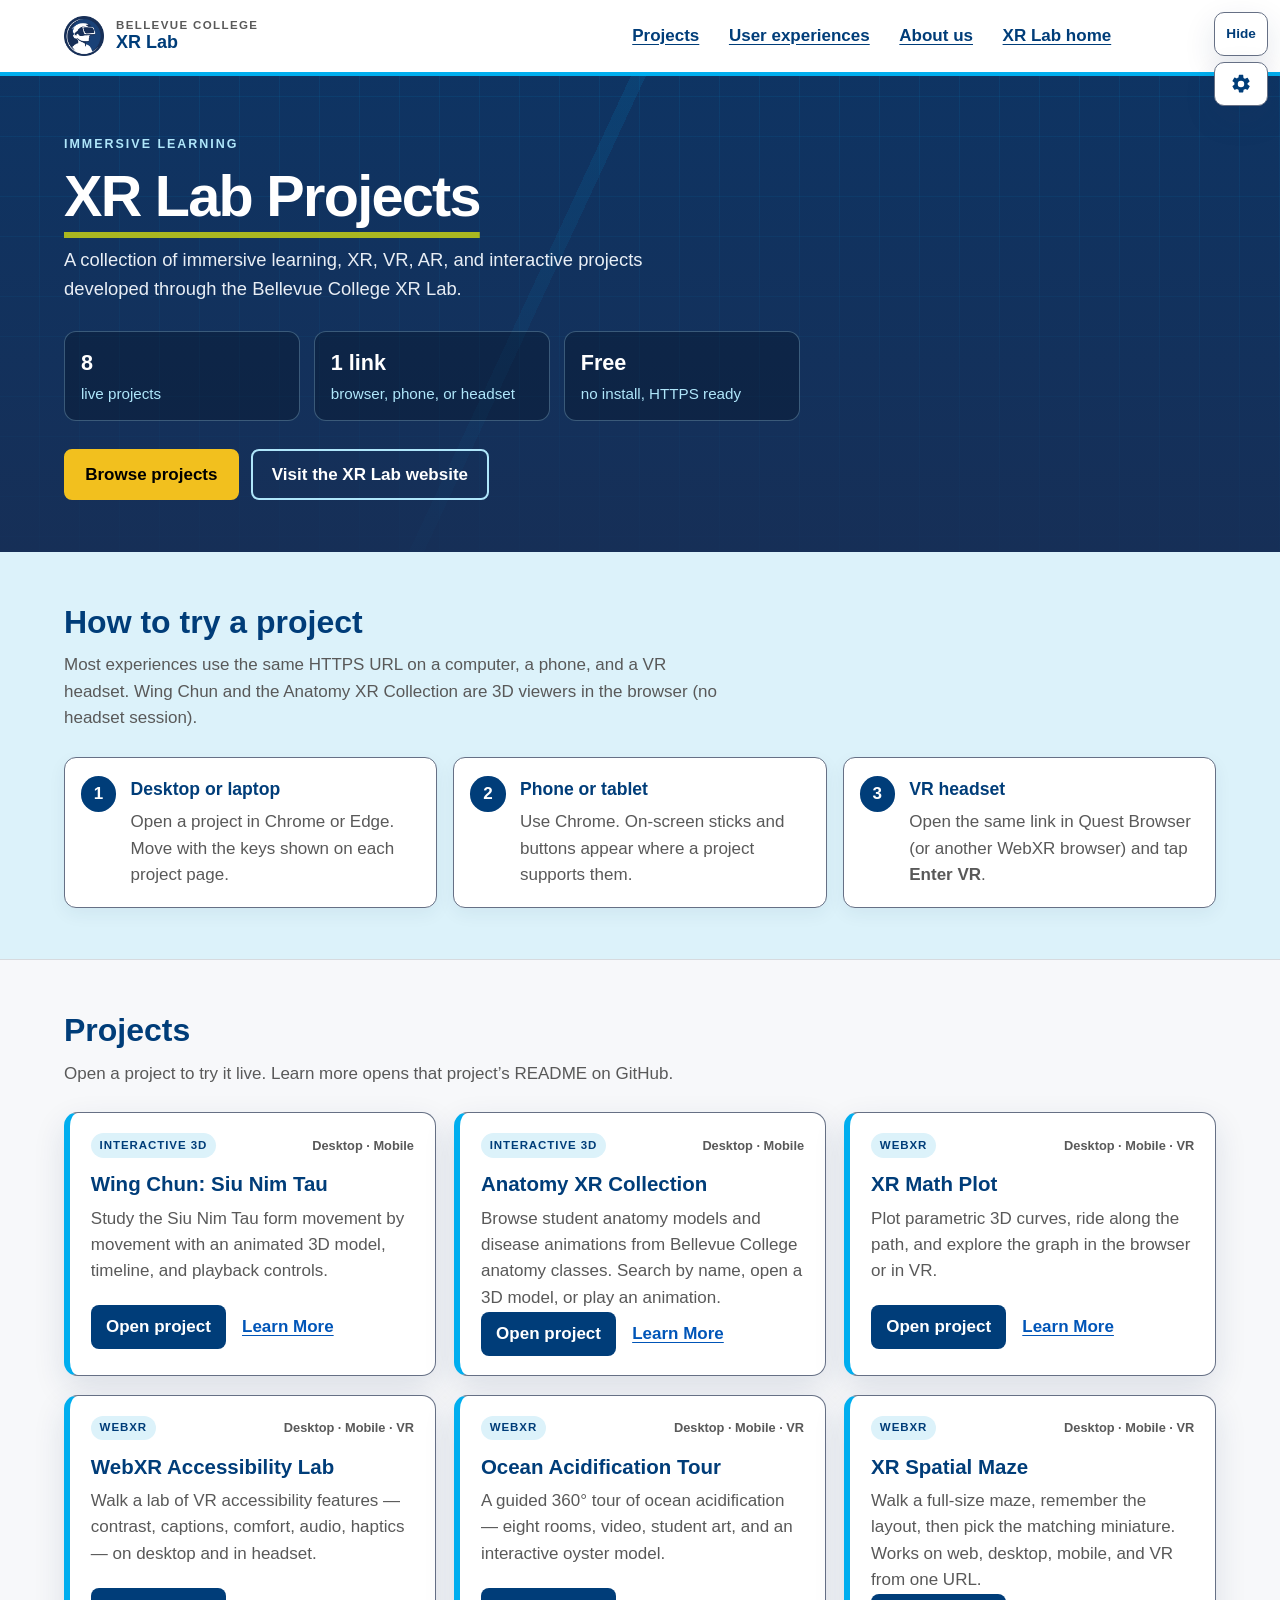
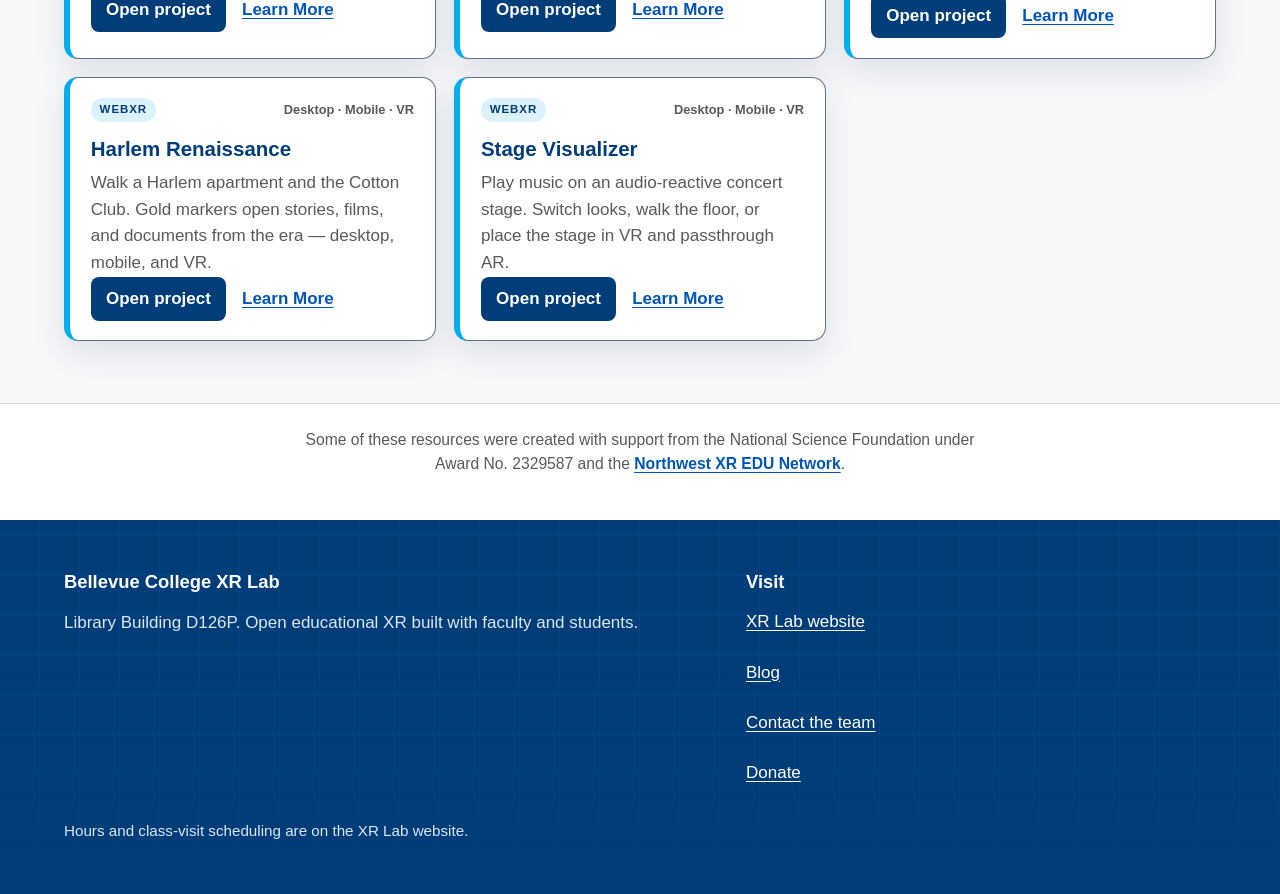
<file: index.html>
<!DOCTYPE html>
<html lang="en">
<head>
  <meta charset="UTF-8">
  <meta name="viewport" content="width=device-width, initial-scale=1.0, viewport-fit=cover">
  <meta name="description" content="Immersive learning, XR, VR, and interactive projects from the Bellevue College XR Lab. Open in a browser, on a phone, or in a headset.">
  <meta name="theme-color" content="#003d79">
  <meta name="color-scheme" content="light">
  <title>XR Lab Projects — Bellevue College</title>
  <link rel="stylesheet" href="style.css">
  <script>
    (function () {
      try {
        var s = JSON.parse(localStorage.getItem('xr-lab-hub-a11y') || '{}');
        var h = document.documentElement;
        if (s.highContrast) h.classList.add('a11y-high-contrast');
        if (s.largeText) h.classList.add('a11y-large-text');
        if (s.readableFont) h.classList.add('a11y-readable');
        if (s.v >= 2 ? s.underlineLinks !== false : true) h.classList.add('a11y-underline');
        if (s.extraSpacing) h.classList.add('a11y-spacing');
        if (s.chromeHidden) h.classList.add('a11y-chrome-hidden');
        if (s.reducedFollowOs === false ? s.reducedMotion : window.matchMedia('(prefers-reduced-motion: reduce)').matches) {
          h.classList.add('a11y-reduced');
        }
      } catch (e) {}
    })();
  </script>
</head>
<body>
  <a class="skip-link" href="#main">Skip to main content</a>
  <a class="skip-link skip-link--second" href="#a11y-settings-btn">Skip to accessibility settings</a>
  <div id="a11y-live" class="visually-hidden" role="status" aria-live="polite" aria-atomic="true"></div>

  <button type="button" id="a11y-tab" class="a11y-tab" aria-keyshortcuts="h">Show accessibility</button>
  <div id="a11y-chrome" class="a11y-chrome">
    <button type="button" id="a11y-hide" class="a11y-fab" aria-pressed="false" aria-keyshortcuts="h" aria-label="Hide accessibility controls">Hide</button>
    <button type="button" id="a11y-settings-btn" class="a11y-fab a11y-fab--cog" aria-haspopup="dialog" aria-controls="a11y-settings" aria-expanded="false" aria-label="Open accessibility settings">
      <svg viewBox="0 0 24 24" width="22" height="22" aria-hidden="true">
        <path fill="currentColor" d="M19.14 12.94c.04-.31.06-.63.06-.94s-.02-.63-.06-.94l2.03-1.58a.5.5 0 0 0 .12-.64l-1.92-3.32a.5.5 0 0 0-.6-.22l-2.39.96a7.03 7.03 0 0 0-1.63-.94l-.36-2.54A.5.5 0 0 0 13.9 2h-3.8a.5.5 0 0 0-.49.42l-.36 2.54c-.59.22-1.14.53-1.63.94l-2.39-.96a.5.5 0 0 0-.6.22L2.71 8.48a.5.5 0 0 0 .12.64l2.03 1.58c-.04.31-.06.63-.06.94s.02.63.06.94L2.83 14.16a.5.5 0 0 0-.12.64l1.92 3.32c.14.24.43.34.69.22l2.39-.96c.49.4 1.04.72 1.63.94l.36 2.54c.05.24.25.42.49.42h3.8c.24 0 .44-.18.49-.42l.36-2.54c.59-.22 1.14-.53 1.63-.94l2.39.96c.26.12.55.02.69-.22l1.92-3.32a.5.5 0 0 0-.12-.64l-2.03-1.58zM12 15.5A3.5 3.5 0 1 1 12 8.5a3.5 3.5 0 0 1 0 7z"/>
      </svg>
    </button>
  </div>

  <dialog id="a11y-settings" aria-labelledby="a11y-settings-title" aria-describedby="a11y-lead" aria-modal="true">
    <h2 id="a11y-settings-title" tabindex="-1">Accessibility settings</h2>
    <p id="a11y-lead" class="a11y-lead">These options change this projects page only. Each project has its own controls once you open it.</p>
    <fieldset>
      <legend>Comfort</legend>
      <label class="a11y-check"><input type="checkbox" id="a11y-reduced"> Reduced motion</label>
      <label class="a11y-check"><input type="checkbox" id="a11y-space"> Extra spacing</label>
    </fieldset>
    <fieldset>
      <legend>Display</legend>
      <label class="a11y-check"><input type="checkbox" id="a11y-contrast"> High contrast</label>
      <label class="a11y-check"><input type="checkbox" id="a11y-large"> Larger text</label>
      <label class="a11y-check"><input type="checkbox" id="a11y-font"> Readable font</label>
      <label class="a11y-check"><input type="checkbox" id="a11y-links"> Underline all links</label>
    </fieldset>
    <fieldset>
      <legend>Keyboard</legend>
      <label class="a11y-check"><input type="checkbox" id="a11y-hide-key"> H hides accessibility controls</label>
    </fieldset>
    <div class="a11y-actions">
      <button type="button" id="a11y-reset">Reset defaults</button>
      <button type="button" id="a11y-close">Close</button>
    </div>
  </dialog>

  <header class="site-header">
    <div class="site-header__inner">
      <a class="brand" href="./">
        <img class="brand__mark" src="assets/xr-lab-logo.png" width="40" height="40" alt="">
        <span class="brand__text">
          <span class="brand__college">Bellevue College</span>
          <span class="brand__lab">XR Lab</span>
        </span>
      </a>
      <nav class="site-nav" aria-label="Site">
        <a href="#projects">Projects</a>
        <a href="https://www.bellevuecollege.edu/xrlab/user-experiences/">User experiences</a>
        <a href="https://www.bellevuecollege.edu/xrlab/about-us/">About us</a>
        <a href="https://www.bellevuecollege.edu/xrlab/">XR Lab home</a>
      </nav>
    </div>
  </header>

  <main id="main">
    <section class="hero" aria-labelledby="page-title">
      <div class="hero__inner">
        <p class="eyebrow">Immersive learning</p>
        <h1 id="page-title">XR Lab Projects</h1>
        <p class="lede">
          A collection of immersive learning, XR, VR, AR, and interactive projects
          developed through the Bellevue College XR Lab.
        </p>
        <ul class="hero-facts">
          <li>
            <span class="hero-facts__value">8</span>
            <span class="hero-facts__label">live projects</span>
          </li>
          <li>
            <span class="hero-facts__value">1 link</span>
            <span class="hero-facts__label">browser, phone, or headset</span>
          </li>
          <li>
            <span class="hero-facts__value">Free</span>
            <span class="hero-facts__label">no install, HTTPS ready</span>
          </li>
        </ul>
        <p class="hero-actions">
          <a class="btn btn--primary" href="#projects">Browse projects</a>
          <a class="btn btn--ghost" href="https://www.bellevuecollege.edu/xrlab/">Visit the XR Lab website</a>
        </p>
      </div>
    </section>

    <section class="how" aria-labelledby="how-heading">
      <div class="how__inner">
        <h2 id="how-heading">How to try a project</h2>
        <p class="how__intro">
          Most experiences use the same HTTPS URL on a computer, a phone, and a VR headset.
          Wing Chun and the Anatomy XR Collection are 3D viewers in the browser (no headset session).
        </p>
        <ol class="how-steps">
          <li>
            <h3>Desktop or laptop</h3>
            <p>Open a project in Chrome or Edge. Move with the keys shown on each project page.</p>
          </li>
          <li>
            <h3>Phone or tablet</h3>
            <p>Use Chrome. On-screen sticks and buttons appear where a project supports them.</p>
          </li>
          <li>
            <h3>VR headset</h3>
            <p>Open the same link in Quest Browser (or another WebXR browser) and tap <strong>Enter VR</strong>.</p>
          </li>
        </ol>
      </div>
    </section>

    <section id="projects" class="projects" aria-labelledby="projects-heading">
      <div class="projects__inner">
        <h2 id="projects-heading">Projects</h2>
        <p class="projects__intro">Open a project to try it live. Learn more opens that project’s README on GitHub.</p>

        <ul class="project-list">
          <li>
            <article class="project-card">
              <div class="project-card__top">
                <span class="badge">Interactive 3D</span>
                <span class="platforms">Desktop · Mobile</span>
              </div>
              <h3>Wing Chun: Siu Nim Tau</h3>
              <p>Study the Siu Nim Tau form movement by movement with an animated 3D model, timeline, and playback controls.</p>
              <p class="card-actions">
                <a class="card-cta" href="./wing-chun/">Open project <span class="visually-hidden">Wing Chun: Siu Nim Tau</span></a>
                <a class="card-more" href="https://github.com/BCXRLab/xr-lab-projects/blob/main/wing-chun/README.md">Learn More <span class="visually-hidden">about Wing Chun: Siu Nim Tau</span></a>
              </p>
            </article>
          </li>
          <li>
            <article class="project-card">
              <div class="project-card__top">
                <span class="badge">Interactive 3D</span>
                <span class="platforms">Desktop · Mobile</span>
              </div>
              <h3>Anatomy XR Collection</h3>
              <p>Browse student anatomy models and disease animations from Bellevue College anatomy classes. Search by name, open a 3D model, or play an animation.</p>
              <p class="card-actions">
                <a class="card-cta" href="./anatomy/">Open project <span class="visually-hidden">Anatomy XR Collection</span></a>
                <a class="card-more" href="https://github.com/BCXRLab/xr-lab-projects/blob/main/anatomy/README.md">Learn More <span class="visually-hidden">about Anatomy XR Collection</span></a>
              </p>
            </article>
          </li>
          <li>
            <article class="project-card">
              <div class="project-card__top">
                <span class="badge">WebXR</span>
                <span class="platforms">Desktop · Mobile · VR</span>
              </div>
              <h3>XR Math Plot</h3>
              <p>Plot parametric 3D curves, ride along the path, and explore the graph in the browser or in VR.</p>
              <p class="card-actions">
                <a class="card-cta" href="./xr-math-plot/">Open project <span class="visually-hidden">XR Math Plot</span></a>
                <a class="card-more" href="https://github.com/BCXRLab/xr-lab-projects/blob/main/xr-math-plot/README.md">Learn More <span class="visually-hidden">about XR Math Plot</span></a>
              </p>
            </article>
          </li>
          <li>
            <article class="project-card">
              <div class="project-card__top">
                <span class="badge">WebXR</span>
                <span class="platforms">Desktop · Mobile · VR</span>
              </div>
              <h3>WebXR Accessibility Lab</h3>
              <p>Walk a lab of VR accessibility features — contrast, captions, comfort, audio, haptics — on desktop and in headset.</p>
              <p class="card-actions">
                <a class="card-cta" href="./webxr-accessibility-design/">Open project <span class="visually-hidden">WebXR Accessibility Lab</span></a>
                <a class="card-more" href="https://github.com/BCXRLab/xr-lab-projects/blob/main/webxr-accessibility-design/README.md">Learn More <span class="visually-hidden">about WebXR Accessibility Lab</span></a>
              </p>
            </article>
          </li>
          <li>
            <article class="project-card">
              <div class="project-card__top">
                <span class="badge">WebXR</span>
                <span class="platforms">Desktop · Mobile · VR</span>
              </div>
              <h3>Ocean Acidification Tour</h3>
              <p>A guided 360° tour of ocean acidification — eight rooms, video, student art, and an interactive oyster model.</p>
              <p class="card-actions">
                <a class="card-cta" href="./ocean-acidification-tour/">Open project <span class="visually-hidden">Ocean Acidification Tour</span></a>
                <a class="card-more" href="https://github.com/BCXRLab/xr-lab-projects/blob/main/ocean-acidification-tour/README.md">Learn More <span class="visually-hidden">about Ocean Acidification Tour</span></a>
              </p>
            </article>
          </li>
          <li>
            <article class="project-card">
              <div class="project-card__top">
                <span class="badge">WebXR</span>
                <span class="platforms">Desktop · Mobile · VR</span>
              </div>
              <h3>XR Spatial Maze</h3>
              <p>Walk a full-size maze, remember the layout, then pick the matching miniature. Works on web, desktop, mobile, and VR from one URL.</p>
              <p class="card-actions">
                <a class="card-cta" href="./xr-spatial-maze/">Open project <span class="visually-hidden">XR Spatial Maze</span></a>
                <a class="card-more" href="https://github.com/BCXRLab/xr-lab-projects/blob/main/xr-spatial-maze/README.md">Learn More <span class="visually-hidden">about XR Spatial Maze</span></a>
              </p>
            </article>
          </li>
          <li>
            <article class="project-card">
              <div class="project-card__top">
                <span class="badge">WebXR</span>
                <span class="platforms">Desktop · Mobile · VR</span>
              </div>
              <h3>Harlem Renaissance</h3>
              <p>Walk a Harlem apartment and the Cotton Club. Gold markers open stories, films, and documents from the era — desktop, mobile, and VR.</p>
              <p class="card-actions">
                <a class="card-cta" href="./harlem-renaissance/">Open project <span class="visually-hidden">Harlem Renaissance</span></a>
                <a class="card-more" href="https://github.com/BCXRLab/xr-lab-projects/blob/main/harlem-renaissance/README.md">Learn More <span class="visually-hidden">about Harlem Renaissance</span></a>
              </p>
            </article>
          </li>
          <li>
            <article class="project-card">
              <div class="project-card__top">
                <span class="badge">WebXR</span>
                <span class="platforms">Desktop · Mobile · VR</span>
              </div>
              <h3>Stage Visualizer</h3>
              <p>Play music on an audio-reactive concert stage. Switch looks, walk the floor, or place the stage in VR and passthrough AR.</p>
              <p class="card-actions">
                <a class="card-cta" href="./stage-visualizer/">Open project <span class="visually-hidden">Stage Visualizer</span></a>
                <a class="card-more" href="https://github.com/BCXRLab/xr-lab-projects/blob/main/stage-visualizer/README.md">Learn More <span class="visually-hidden">about Stage Visualizer</span></a>
              </p>
            </article>
          </li>
        </ul>
      </div>
    </section>

    <section class="support" aria-labelledby="support-heading">
      <div class="support__inner">
        <h2 id="support-heading" class="visually-hidden">Funding</h2>
        <p>
          Some of these resources were created with support from the National Science Foundation
          under Award No. 2329587 and the
          <a href="https://www.bellevuecollege.edu/nwxr/">Northwest XR EDU Network</a>.
        </p>
      </div>
    </section>
  </main>

  <footer class="site-footer">
    <div class="site-footer__inner">
      <div class="site-footer__block">
        <h2>Bellevue College XR Lab</h2>
        <p>Library Building D126P. Open educational XR built with faculty and students.</p>
      </div>
      <div class="site-footer__block">
        <h2>Visit</h2>
        <ul>
          <li><a href="https://www.bellevuecollege.edu/xrlab/">XR Lab website</a></li>
          <li><a href="https://www.bellevuecollege.edu/xrlab/blog/">Blog</a></li>
          <li><a href="https://www.bellevuecollege.edu/xrlab/about-the-team/">Contact the team</a></li>
          <li><a href="https://www.bellevuecollege.edu/xrlab/about-us/donate-to-the-xr-lab/">Donate</a></li>
        </ul>
      </div>
      <p class="site-footer__note">Hours and class-visit scheduling are on the XR Lab website.</p>
    </div>
  </footer>
  <script src="./a11y.js"></script>
</body>
</html>
</file>
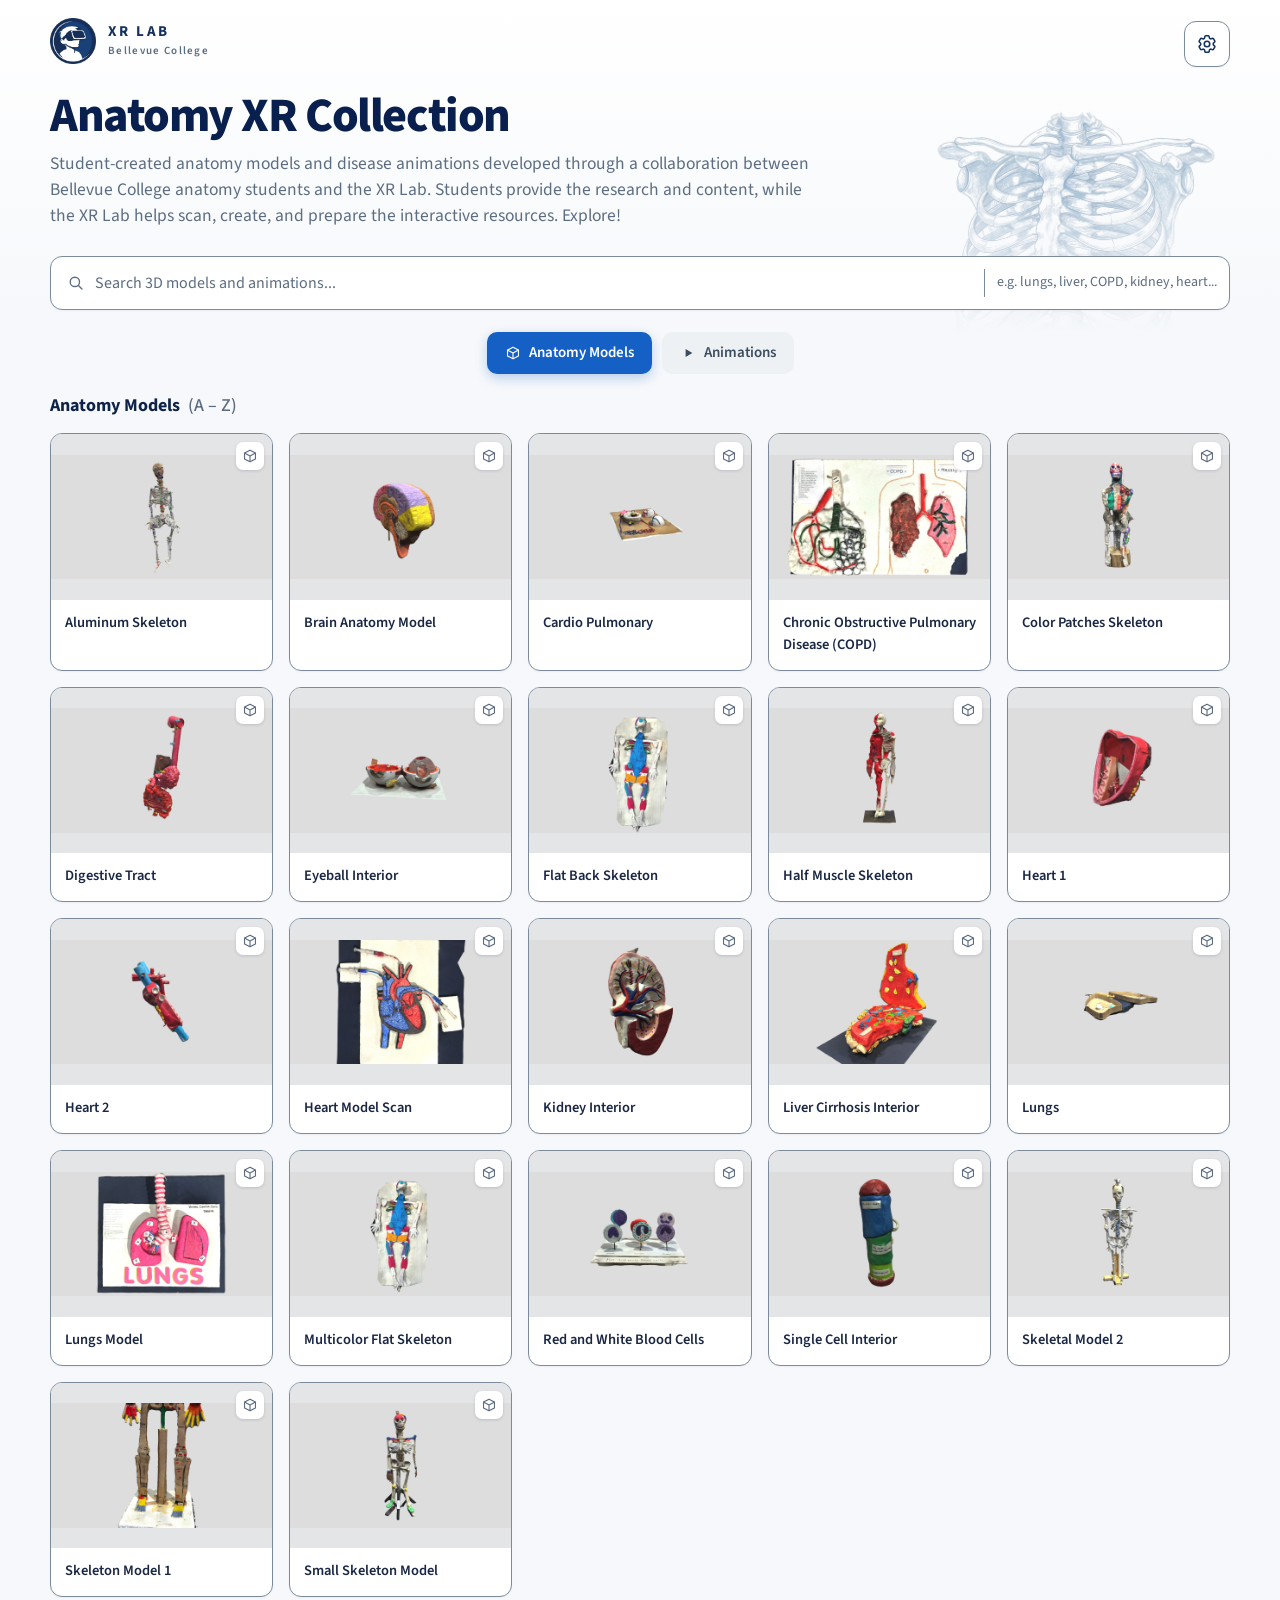
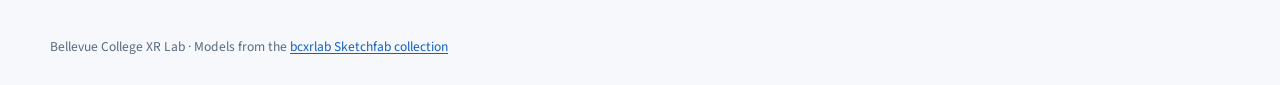
<file: anatomy/index.html>
<!DOCTYPE html>
<html lang="en">
<head>
  <meta charset="utf-8">
  <meta name="viewport" content="width=device-width, initial-scale=1">
  <meta name="referrer" content="strict-origin-when-cross-origin">
  <meta http-equiv="Cache-Control" content="no-cache, no-store, must-revalidate">
  <title>Anatomy XR Collection · Bellevue College XR Lab</title>
  <meta name="description" content="Student-created anatomy models and disease animations from Bellevue College anatomy classes, prepared with the XR Lab.">
  <link rel="preconnect" href="https://fonts.googleapis.com">
  <link rel="preconnect" href="https://fonts.gstatic.com" crossorigin>
  <link href="https://fonts.googleapis.com/css2?family=Atkinson+Hyperlegible:wght@400;700&family=Source+Sans+3:wght@400;500;600;700;800&display=swap" rel="stylesheet">
  <link rel="stylesheet" href="styles.css?v=17">
  <script>
    (function () {
      try {
        var s = JSON.parse(localStorage.getItem("anatomy-a11y") || "null") || {};
        var h = document.documentElement;
        h.dataset.text = s.text === "lg" || s.text === "xl" ? s.text : "md";
        var contrast = typeof s.contrast === "boolean" ? s.contrast : window.matchMedia("(prefers-contrast: more)").matches;
        var motion = typeof s.motion === "boolean" ? s.motion : window.matchMedia("(prefers-reduced-motion: reduce)").matches;
        h.dataset.contrast = contrast ? "high" : "default";
        h.dataset.motion = motion ? "reduce" : "allow";
        h.dataset.focus = s.focus ? "strong" : "default";
        h.dataset.spacing = s.spacing ? "extra" : "normal";
        h.dataset.font = s.font ? "readable" : "default";
      } catch (e) {}
    })();
  </script>
</head>
<body>
  <a class="skip" href="#catalog">Skip to collection</a>
  <a class="skip skip--a11y" href="#a11y-toggle">Skip to accessibility settings</a>
  <div id="a11y-live" class="sr-only" role="status" aria-live="polite" aria-atomic="true"></div>
  <div class="wrap">
    <header class="top">
      <a class="brand" href="#models">
        <img class="brand-mark" src="assets/xr-lab-logo.png" width="46" height="46" alt="">
        <span>
          <span class="brand-name">XR LAB</span>
          <span class="brand-sub">Bellevue College</span>
        </span>
      </a>
      <div class="a11y">
        <button type="button" class="cog" id="a11y-toggle" aria-expanded="false" aria-controls="a11y-panel">
          <svg width="22" height="22" viewBox="0 0 24 24" aria-hidden="true">
            <path fill="none" stroke="currentColor" stroke-width="1.7" stroke-linecap="round" stroke-linejoin="round" d="M9.59 3.94c.09-.54.56-.94 1.11-.94h2.6c.55 0 1.02.4 1.11.94l.21 1.28c.07.38.31.69.65.87.07.04.14.08.22.13.32.19.72.25 1.07.12l1.22-.45a1.13 1.13 0 0 1 1.37.49l1.3 2.25a1.13 1.13 0 0 1-.26 1.43l-1 .83a1.13 1.13 0 0 0-.43.99c0 .09 0 .17 0 .26.01.37.14.75.43.99l1 .83c.42.35.53.95.26 1.43l-1.3 2.25a1.13 1.13 0 0 1-1.37.49l-1.22-.46c-.35-.13-.75-.07-1.07.13-.08.04-.15.08-.22.12-.34.19-.58.5-.65.87l-.21 1.28c-.09.54-.56.94-1.11.94h-2.6c-.55 0-1.02-.4-1.11-.94l-.21-1.28c-.07-.37-.31-.68-.64-.87a6 6 0 0 1-.22-.12c-.33-.2-.72-.26-1.08-.13l-1.21.46a1.13 1.13 0 0 1-1.37-.49l-1.3-2.25a1.13 1.13 0 0 1 .26-1.43l1-.83c.29-.24.44-.61.43-.99a7 7 0 0 1 0-.26c0-.38-.14-.75-.43-.99l-1-.83a1.13 1.13 0 0 1-.26-1.43l1.3-2.25a1.13 1.13 0 0 1 1.37-.49l1.21.46c.36.13.75.07 1.08-.12.07-.05.14-.09.22-.13.33-.18.57-.5.64-.87l.21-1.28Z"/>
            <path fill="none" stroke="currentColor" stroke-width="1.7" stroke-linecap="round" stroke-linejoin="round" d="M15 12a3 3 0 1 1-6 0 3 3 0 0 1 6 0Z"/>
          </svg>
          <span class="sr-only">Accessibility settings</span>
        </button>
        <div id="a11y-panel" class="a11y-panel" role="region" aria-labelledby="a11y-label" aria-describedby="a11y-note" hidden>
          <p class="a11y-title" id="a11y-label">Accessibility</p>
          <p class="a11y-note" id="a11y-note">Links stay underlined so color is not the only cue. These options apply to this collection page only.</p>
          <div class="a11y-row">
            <span class="a11y-name" id="text-size-label">Text size</span>
            <div class="a11y-choices" role="radiogroup" aria-labelledby="text-size-label">
              <button type="button" role="radio" data-a11y="text" data-value="md" aria-checked="true" tabindex="0">Default</button>
              <button type="button" role="radio" data-a11y="text" data-value="lg" aria-checked="false" tabindex="-1">Large</button>
              <button type="button" role="radio" data-a11y="text" data-value="xl" aria-checked="false" tabindex="-1">Larger</button>
            </div>
          </div>
          <div class="a11y-row a11y-line">
            <span class="a11y-name" id="spacing-label">Extra line spacing</span>
            <button type="button" class="switch" data-a11y="spacing" aria-pressed="false" aria-labelledby="spacing-label"></button>
          </div>
          <div class="a11y-row a11y-line">
            <span class="a11y-name" id="font-label">Readable font</span>
            <button type="button" class="switch" data-a11y="font" aria-pressed="false" aria-labelledby="font-label"></button>
          </div>
          <div class="a11y-row a11y-line">
            <span class="a11y-name" id="contrast-label">High contrast</span>
            <button type="button" class="switch" data-a11y="contrast" aria-pressed="false" aria-labelledby="contrast-label"></button>
          </div>
          <div class="a11y-row a11y-line">
            <span class="a11y-name" id="motion-label">Reduce motion</span>
            <button type="button" class="switch" data-a11y="motion" aria-pressed="false" aria-labelledby="motion-label"></button>
          </div>
          <div class="a11y-row a11y-line">
            <span class="a11y-name" id="focus-label">Stronger focus</span>
            <button type="button" class="switch" data-a11y="focus" aria-pressed="false" aria-labelledby="focus-label"></button>
          </div>
          <button type="button" class="a11y-reset" id="a11y-reset">Reset</button>
        </div>
      </div>
    </header>

    <section class="hero">
      <img class="ribcage" src="assets/hero-ribcage.png" alt="">

      <h1>Anatomy XR Collection</h1>
      <p class="lede">Student-created anatomy models and disease animations developed through a collaboration between Bellevue College anatomy students and the XR Lab. Students provide the research and content, while the XR Lab helps scan, create, and prepare the interactive resources. Explore!</p>

      <form class="search" role="search" id="search-form">
        <label class="sr-only" for="q">Search 3D models and animations</label>
        <svg class="search-icon" viewBox="0 0 24 24" aria-hidden="true">
          <circle cx="10.5" cy="10.5" r="6.2" fill="none" stroke="currentColor" stroke-width="1.8"/>
          <path d="M15.2 15.2 20 20" fill="none" stroke="currentColor" stroke-width="1.8" stroke-linecap="round"/>
        </svg>
        <input id="q" type="search" placeholder="Search 3D models and animations..." autocomplete="off" enterkeyhint="search">
        <span class="hint" aria-hidden="true">e.g. lungs, liver, COPD, kidney, heart...</span>
      </form>

      <div class="tabs" role="tablist" aria-label="Collection">
        <button type="button" class="tab" id="tab-models" role="tab" aria-selected="true" aria-controls="grid">
          <svg viewBox="0 0 24 24" aria-hidden="true"><path fill="none" stroke="currentColor" stroke-width="1.7" stroke-linejoin="round" d="M12 3.2 20.2 7.6v8.8L12 20.8 3.8 16.4V7.6L12 3.2z"/><path fill="none" stroke="currentColor" stroke-width="1.7" d="M12 12.1 20.2 7.6M12 12.1 3.8 7.6M12 12.1v8.7"/></svg>
          Anatomy Models
        </button>
        <button type="button" class="tab" id="tab-animations" role="tab" aria-selected="false" aria-controls="grid" tabindex="-1">
          <svg viewBox="0 0 24 24" aria-hidden="true"><path fill="currentColor" d="M8.4 6.1v11.8L18.6 12 8.4 6.1z"/></svg>
          Animations
        </button>
      </div>
    </section>

    <section class="catalog" id="catalog" aria-labelledby="heading">
      <h2 id="heading">Anatomy Models <span class="count">(A – Z)</span></h2>
      <p id="status" class="sr-only" role="status"></p>
      <p id="cross" class="cross" hidden></p>
      <p id="empty" class="empty" hidden></p>
      <div id="grid" class="grid" role="tabpanel" aria-labelledby="tab-models"></div>
    </section>

    <footer>
      <p>Bellevue College XR Lab · Models from the <a id="collection-link" href="https://sketchfab.com/bcxrlab/collections/anatomy-ae6b494a53204254928d190251ac8c43">bcxrlab Sketchfab collection</a></p>
    </footer>
  </div>

  <div id="modal" class="modal" hidden>
    <div class="backdrop" data-close></div>
    <div class="panel" role="dialog" aria-modal="true" aria-labelledby="modal-title">
      <button type="button" class="modal-close" id="modal-close" data-close aria-label="Close">×</button>
      <div id="modal-body"></div>
    </div>
  </div>

  <script src="data/collection.js?v=13"></script>
  <script src="app.js?v=17"></script>
</body>
</html>
</file>
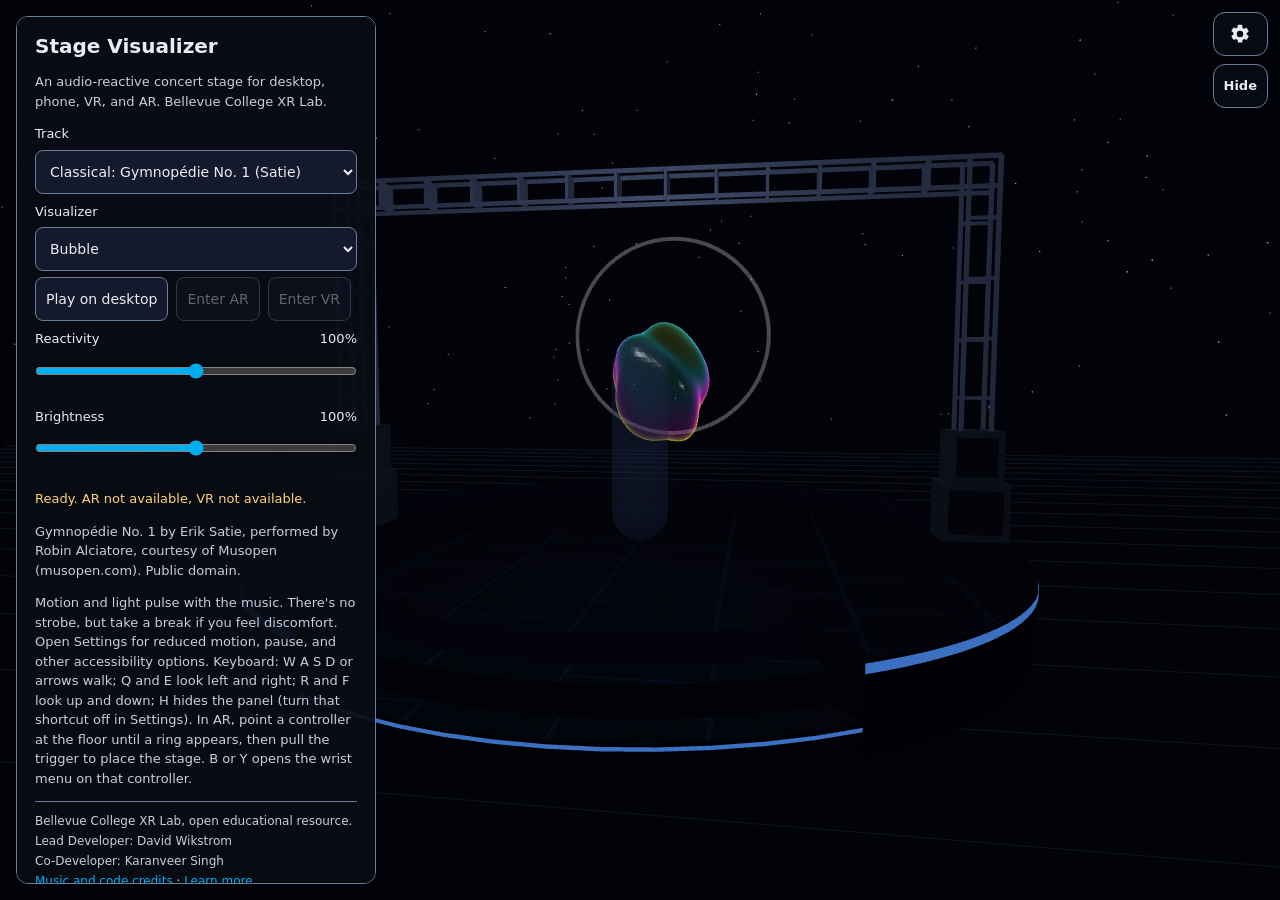
<file: stage-visualizer/index.html>
<!doctype html>
<html lang="en">
<head>
<meta charset="utf-8">
<meta name="viewport" content="width=device-width, initial-scale=1, viewport-fit=cover">
<meta name="description" content="Audio-reactive concert stage from the Bellevue College XR Lab. Desktop preview, Quest 3 AR passthrough, and VR.">
<meta name="theme-color" content="#003d79">
<meta name="color-scheme" content="dark">
<title>Stage Visualizer — Bellevue College XR Lab</title>
<link rel="icon" href="data:,">
<link rel="stylesheet" href="./style.css">
<script>
  (function () {
    try {
      var s = JSON.parse(localStorage.getItem('stage-visualizer-settings') || '{}');
      var h = document.documentElement;
      if (s.highContrast) h.classList.add('a11y-high-contrast');
      if (s.largeText) h.classList.add('a11y-large-text');
      if (s.readableFont) h.classList.add('a11y-readable');
      if (s.extraSpacing) h.classList.add('a11y-spacing');
    } catch (e) {}
  })();
</script>
<script type="importmap">{ "imports": { "three": "./vendor/three/three.module.js" } }</script>
</head>
<body>
<a class="skip" href="#ui">Skip to controls</a>
<a class="skip skip--second" href="#settings-btn">Skip to settings</a>
<div id="live" class="sr-only" role="status" aria-live="polite" aria-atomic="true"></div>
<p id="stage-desc" class="sr-only">A 3D concert stage that reacts to the selected music. Use the controls to play, change looks, and enter VR or AR.</p>
<div id="captions" class="captions" role="region" aria-label="Captions" hidden>
  <span id="caption-text"></span>
</div>

<div id="chrome" class="chrome" role="toolbar" aria-label="Page tools">
  <button type="button" id="settings-btn" class="fab" aria-haspopup="dialog" aria-controls="settings" aria-expanded="false" aria-label="Open settings">
    <svg viewBox="0 0 24 24" width="22" height="22" aria-hidden="true">
      <path fill="currentColor" d="M19.14 12.94c.04-.31.06-.63.06-.94s-.02-.63-.06-.94l2.03-1.58a.5.5 0 0 0 .12-.64l-1.92-3.32a.5.5 0 0 0-.6-.22l-2.39.96a7.03 7.03 0 0 0-1.63-.94l-.36-2.54A.5.5 0 0 0 13.9 2h-3.8a.5.5 0 0 0-.49.42l-.36 2.54c-.59.22-1.14.53-1.63.94l-2.39-.96a.5.5 0 0 0-.6.22L2.71 8.48a.5.5 0 0 0 .12.64l2.03 1.58c-.04.31-.06.63-.06.94s.02.63.06.94L2.83 14.16a.5.5 0 0 0-.12.64l1.92 3.32c.14.24.43.34.69.22l2.39-.96c.49.4 1.04.72 1.63.94l.36 2.54c.05.24.25.42.49.42h3.8c.24 0 .44-.18.49-.42l.36-2.54c.59-.22 1.14-.53 1.63-.94l2.39.96c.26.12.55.02.69-.22l1.92-3.32a.5.5 0 0 0-.12-.64l-2.03-1.58zM12 15.5A3.5 3.5 0 1 1 12 8.5a3.5 3.5 0 0 1 0 7z"/>
    </svg>
  </button>
  <button type="button" id="toggle-hud" class="fab" aria-pressed="false" aria-label="Hide controls" aria-keyshortcuts="h">Hide</button>
  <button type="button" id="play-fab" class="fab fab-play" hidden aria-label="Play">Play</button>
</div>

<main id="ui" aria-label="Stage Visualizer controls">
  <h1>Stage Visualizer</h1>
  <p class="sub">An audio-reactive concert stage for desktop, phone, VR, and AR. Bellevue College XR Lab.</p>
  <label for="track">Track</label>
  <select id="track">
    <option value="0">Classical: Gymnopédie No. 1 (Satie)</option>
    <option value="1">Synthwave: Eighties Action (Kevin MacLeod)</option>
    <option value="2">Electronic: EDM Detection Mode (Kevin MacLeod)</option>
    <option value="3">Built-in test signal (no audio file)</option>
    <option value="4">System audio (other apps)</option>
  </select>
  <label for="viz">Visualizer</label>
  <select id="viz"></select>
  <div class="row">
    <button type="button" id="play">Play on desktop</button>
    <button type="button" id="enter-ar" disabled aria-describedby="status">Enter AR</button>
    <button type="button" id="enter-vr" disabled aria-describedby="status">Enter VR</button>
  </div>
  <div class="slider">
    <label for="reactivity">Reactivity <span id="reactivity-val">100%</span></label>
    <input type="range" id="reactivity" min="0" max="200" value="100" step="5" aria-valuemin="0" aria-valuemax="200" aria-valuenow="100" aria-valuetext="100 percent">
  </div>
  <div class="slider">
    <label for="brightness">Brightness <span id="brightness-val">100%</span></label>
    <input type="range" id="brightness" min="0" max="200" value="100" step="5" aria-valuemin="0" aria-valuemax="200" aria-valuenow="100" aria-valuetext="100 percent">
  </div>
  <p id="status" role="status">Loading…</p>
  <p id="credit" class="credit"></p>
  <p class="hint-mobile" id="mobile-hints">Stick moves · swipe looks · Hide tucks the panel · Settings for accessibility.</p>
  <p class="note">Motion and light pulse with the music. There's no strobe, but take a break if you feel discomfort. Open Settings for reduced motion, pause, and other accessibility options. Keyboard: W A S D or arrows walk; Q and E look left and right; R and F look up and down; H hides the panel (turn that shortcut off in Settings). In AR, point a controller at the floor until a ring appears, then pull the trigger to place the stage. B or Y opens the wrist menu on that controller.</p>
  <footer class="credits">
    <p>Bellevue College XR Lab, open educational resource.</p>
    <p>Lead Developer: David Wikstrom</p>
    <p>Co-Developer: Karanveer Singh</p>
    <p><a href="./ATTRIBUTION.md">Music and code credits</a> · <a href="./README.md">Learn more</a></p>
  </footer>
</main>

<dialog id="settings" aria-labelledby="settings-title" aria-modal="true">
  <h2 id="settings-title" tabindex="-1">Settings</h2>
  <p class="settings-lead">Accessibility and comfort, aimed at WCAG 2.1 Level AA for the 2D interface. Defaults match the seated stage show. Reduced motion, contrast, captions, soft visuals, and pause also apply in VR and AR from the wrist panel.</p>
  <fieldset>
    <legend>Comfort</legend>
    <label class="check"><input type="checkbox" id="opt-reduced"> Reduced motion</label>
    <label class="check"><input type="checkbox" id="opt-sway" checked> Camera sway</label>
    <label class="check"><input type="checkbox" id="opt-soft"> Soft visuals (gentler light)</label>
    <label class="check"><input type="checkbox" id="opt-pause"> Pause visualizer motion</label>
  </fieldset>
  <fieldset>
    <legend>Display</legend>
    <label class="check"><input type="checkbox" id="opt-contrast"> High contrast</label>
    <label class="check"><input type="checkbox" id="opt-large"> Larger text</label>
    <label class="check"><input type="checkbox" id="opt-readable"> Readable font</label>
    <label class="check"><input type="checkbox" id="opt-spacing"> Extra text spacing</label>
    <label class="check"><input type="checkbox" id="opt-captions"> Captions (now playing)</label>
  </fieldset>
  <fieldset>
    <legend>Keyboard</legend>
    <label class="check"><input type="checkbox" id="opt-hide-key" checked> H hides the control panel</label>
    <p class="settings-help">W A S D or arrows walk. Q and E look left and right. R and F look up and down. Turn the H shortcut off if it conflicts with an assistive keyboard.</p>
  </fieldset>
  <fieldset>
    <legend>Audio</legend>
    <div class="slider">
      <label for="opt-volume">Volume <span id="opt-volume-val">100%</span></label>
      <input type="range" id="opt-volume" min="0" max="100" value="100" step="5" aria-valuemin="0" aria-valuemax="100" aria-valuenow="100" aria-valuetext="100 percent">
    </div>
  </fieldset>
  <div class="row settings-actions">
    <button type="button" id="reset-view">Reset view</button>
    <button type="button" id="settings-reset">Reset defaults</button>
    <button type="button" id="settings-close">Close</button>
  </div>
</dialog>

<div id="mobile-move" class="virtual-joystick" aria-hidden="true">
  <div class="virtual-joystick__knob"></div>
</div>

<script type="module" src="./js/main.js?v=20261015b"></script>
</body>
</html>
</file>
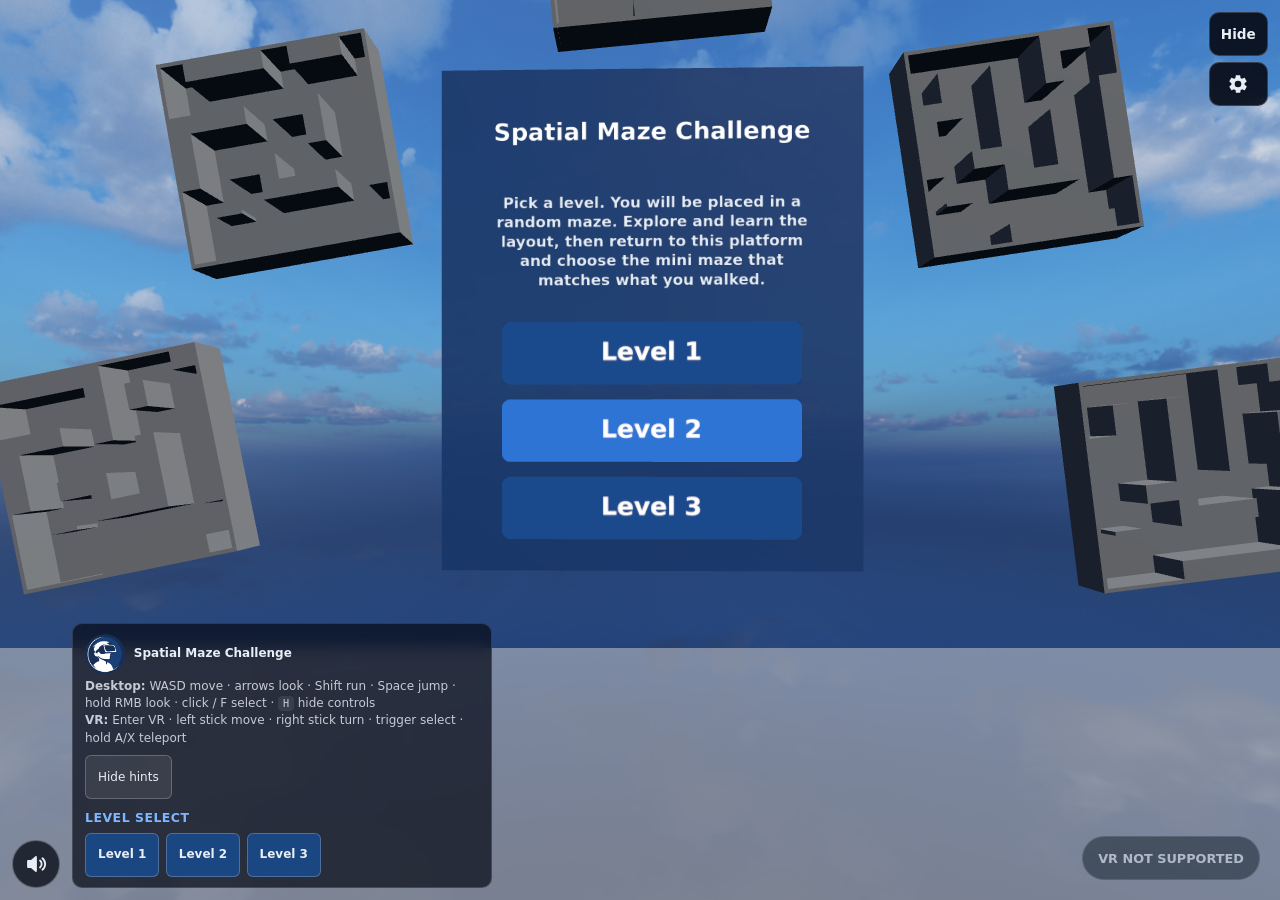
<file: xr-spatial-maze/index.html>
<!DOCTYPE html>
<html lang="en">
  <head>
    <meta charset="UTF-8" />
    <meta name="viewport" content="width=device-width, initial-scale=1.0, viewport-fit=cover" />
    <meta name="apple-mobile-web-app-capable" content="yes" />
    <meta name="mobile-web-app-capable" content="yes" />
    <title>Spatial Maze Challenge</title>
    <meta
      name="description"
      content="Spatial memory maze: explore a full-size maze, then pick the matching layout. Desktop, mobile, and WebXR VR."
    />
    <script>
      (function () {
        try {
          var s = JSON.parse(localStorage.getItem('spatial-maze-a11y') || 'null') || {};
          var h = document.documentElement;
          var reduced = s.reducedFollowOs === false
            ? !!s.reducedMotion
            : window.matchMedia('(prefers-reduced-motion: reduce)').matches;
          var contrast = s.contrastFollowOs === false
            ? !!s.highContrast
            : window.matchMedia('(prefers-contrast: more)').matches;
          if (reduced) h.classList.add('a11y-reduced');
          if (contrast) h.classList.add('a11y-high-contrast');
          if (s.largeText) h.classList.add('a11y-large-text');
          if (s.readableFont) h.classList.add('a11y-readable');
          if (s.underlineLinks !== false) h.classList.add('a11y-underline');
          if (s.extraSpacing) h.classList.add('a11y-spacing');
          if (s.chromeHidden) h.classList.add('a11y-chrome-hidden');
        } catch (e) {}
      })();
    </script>
    <script type="module" crossorigin src="./assets/index-Dn46TF7t.js"></script>
    <link rel="stylesheet" crossorigin href="./assets/index-DR2yBUj-.css">
  </head>
  <body>
    <a href="#maze-nav" class="skip-link">Skip to level select</a>
    <a href="#a11y-settings-btn" class="skip-link skip-link--second">Skip to accessibility settings</a>

    <div class="a11y-chrome">
      <button type="button" id="a11y-hide" class="a11y-fab" aria-pressed="false">Hide</button>
      <button type="button" id="a11y-settings-btn" class="a11y-fab a11y-fab--cog" aria-haspopup="dialog" aria-controls="a11y-settings" aria-expanded="false" aria-label="Open accessibility settings">
        <svg width="22" height="22" viewBox="0 0 24 24" aria-hidden="true">
          <path fill="currentColor" d="M19.14 12.94c.04-.31.06-.63.06-.94s-.02-.63-.06-.94l2.03-1.58a.5.5 0 0 0 .12-.64l-1.92-3.32a.5.5 0 0 0-.6-.22l-2.39.96a7.03 7.03 0 0 0-1.63-.94l-.36-2.54a.5.5 0 0 0-.5-.42h-3.84a.5.5 0 0 0-.5.42l-.36 2.54c-.59.24-1.13.55-1.63.94l-2.39-.96a.5.5 0 0 0-.6.22L2.71 8.84a.5.5 0 0 0 .12.64l2.03 1.58c-.04.31-.06.63-.06.94s.02.63.06.94L2.83 14.52a.5.5 0 0 0-.12.64l1.92 3.32c.13.22.4.31.64.22l2.39-.96c.5.39 1.04.7 1.63.94l.36 2.54c.05.24.26.42.5.42h3.84c.24 0 .45-.18.5-.42l.36-2.54c.59-.24 1.13-.55 1.63-.94l2.39.96c.24.09.51 0 .64-.22l1.92-3.32a.5.5 0 0 0-.12-.64l-2.03-1.58zM12 15.6A3.6 3.6 0 1 1 12 8.4a3.6 3.6 0 0 1 0 7.2z"/>
        </svg>
      </button>
      <button type="button" id="music-toggle" class="music-fab" aria-pressed="true" aria-label="Music on. Click to turn off.">
        <svg class="music-fab__on" viewBox="0 0 24 24" aria-hidden="true" focusable="false">
          <path d="M4 9v6h3.2L12 19V5L7.2 9H4z" />
          <path d="M16 8.5a4.5 4.5 0 0 1 0 7" fill="none" />
          <path d="M18.4 6.2a7.5 7.5 0 0 1 0 11.6" fill="none" />
        </svg>
        <svg class="music-fab__off" viewBox="0 0 24 24" aria-hidden="true" focusable="false">
          <path d="M4 9v6h3.2L12 19V5L7.2 9H4z" />
          <path d="M16.2 9.2 21 14M21 9.2l-4.8 4.8" fill="none" />
        </svg>
      </button>
    </div>
    <button type="button" id="a11y-tab" class="a11y-tab" tabindex="-1" aria-hidden="true">Show maze controls</button>

    <dialog id="a11y-settings" aria-labelledby="a11y-settings-title">
      <h2 id="a11y-settings-title" tabindex="-1">Accessibility settings</h2>
      <p class="a11y-lead">These options apply in the browser and in VR. WASD walks; arrow keys look. There is no in-world camera zoom. Level select is also a keyboard control strip.</p>
      <fieldset>
        <legend>Comfort</legend>
        <label class="a11y-check"><input type="checkbox" id="a11y-reduced"> Reduced motion</label>
        <label class="a11y-check"><input type="checkbox" id="a11y-space"> Extra spacing</label>
      </fieldset>
      <fieldset>
        <legend>Display</legend>
        <label class="a11y-check"><input type="checkbox" id="a11y-contrast"> High contrast</label>
        <label class="a11y-check"><input type="checkbox" id="a11y-large"> Larger text</label>
        <label class="a11y-check"><input type="checkbox" id="a11y-font"> Readable font</label>
        <label class="a11y-check"><input type="checkbox" id="a11y-links"> Underline all links</label>
      </fieldset>
      <fieldset>
        <legend>Keyboard</legend>
        <label class="a11y-check"><input type="checkbox" id="a11y-hide-key"> H hides maze controls</label>
      </fieldset>
      <div class="a11y-actions">
        <button type="button" id="a11y-reset">Reset defaults</button>
        <button type="button" id="a11y-close">Close</button>
      </div>
    </dialog>
    <div id="a11y-announcer" class="visually-hidden" aria-live="assertive" aria-atomic="true"></div>

    <div id="app">
      <canvas id="game-canvas"></canvas>

      <div id="hud" aria-live="polite" tabindex="-1">
        <div id="hud-title" class="hud-brand">
          <img class="brand-mark" src="xr-lab-logo.png" width="40" height="40" alt="">
          <span>Spatial Maze Challenge</span>
        </div>
        <div id="hints">
          <strong>Desktop:</strong> WASD move · arrows look · Shift run · Space jump · hold RMB look · click / F select · <kbd>H</kbd> hide controls<br />
          <strong>VR:</strong> Enter VR · left stick move · right stick turn · trigger select · hold A/X teleport
        </div>
        <div id="mobile-hints">Left stick move · swipe to look · tap a panel to select</div>
        <div class="hud-actions">
          <button type="button" id="hide-hints" class="hint-toggle">Hide hints</button>
        </div>
        <nav id="maze-nav" aria-label="Level select"></nav>
      </div>
      <div id="align-hud" hidden></div>

      <div id="mobile-move" class="virtual-joystick" aria-hidden="true">
        <div class="virtual-joystick__knob"></div>
      </div>
      <div id="mobile-look" class="virtual-joystick virtual-joystick--look" aria-hidden="true">
        <div class="virtual-joystick__knob"></div>
      </div>

      <div id="vr-entry" class="vr-entry" aria-label="Virtual reality controls"></div>
      <div id="loading">Loading…</div>
    </div>
  </body>
</html>
</file>
<file: style.css>
:root {
  --bc-brutus-blue: #003d79;
  --bc-bulldog-silver: #a7a9ac;
  --bc-rain-garden-green: #aab720;
  --bc-beehive-gold: #f2c01e;
  --bc-fountain-blue: #00aeef;
  --bc-rainy-night-blue: #162f57;
  --white: #fff;
  --black: #000;
  --gray-dark: #262626;
  --gray-medium: #595959;
  --gray-light: #d7dade;
  --gray-xlight: #ebeef2;
  --gray-xxlight: #f7f8fa;
  --link: #0055b8;
  --fountain-light: #afe6fa;
  --fountain-xlight: #dcf2fa;
  --focus: #0055b8;
  --ui-border: #667085;
  --radius: 12px;
  --shadow: 0 12px 32px rgba(22, 47, 87, 0.12);
  --font: "Segoe UI", "Helvetica Neue", Helvetica, Arial, sans-serif;
  --space: clamp(1.25rem, 4vw, 3.75rem);
  --content: 72rem;
  --font-scale: 1;
}

*,
*::before,
*::after {
  box-sizing: border-box;
}

html {
  scroll-behavior: smooth;
  scroll-padding-top: 5.75rem;
}

#main,
#projects,
#how-heading,
#page-title,
#support-heading,
.project-card {
  scroll-margin-top: 5.75rem;
}

@media (prefers-reduced-motion: reduce) {
  html {
    scroll-behavior: auto;
  }

  *,
  *::before,
  *::after {
    animation-duration: 0.01ms !important;
    animation-iteration-count: 1 !important;
    transition-duration: 0.01ms !important;
    scroll-behavior: auto !important;
  }
}

body {
  margin: 0;
  font-family: var(--font);
  font-size: calc(1.0625rem * var(--font-scale));
  line-height: 1.55;
  color: var(--gray-dark);
  background: var(--gray-xxlight);
}

img {
  max-width: 100%;
  height: auto;
}

a {
  color: var(--link);
}

a:hover,
a:focus-visible {
  color: var(--bc-rainy-night-blue);
}

:focus-visible {
  outline: 3px solid var(--focus);
  outline-offset: 3px;
}

.skip-link {
  position: absolute;
  left: 0.75rem;
  top: 0.75rem;
  z-index: 1000;
  padding: 0.7rem 1rem;
  background: var(--bc-beehive-gold);
  color: var(--black);
  font-weight: 700;
  text-decoration: none;
  border-radius: 6px;
  transform: translateY(-160%);
}

.skip-link:focus {
  transform: translateY(0);
  outline: 3px solid var(--black);
  outline-offset: 2px;
}

.skip-link--second:focus {
  top: 3.6rem;
}

.visually-hidden {
  position: absolute;
  width: 1px;
  height: 1px;
  padding: 0;
  margin: -1px;
  overflow: hidden;
  clip: rect(0, 0, 0, 0);
  white-space: nowrap;
  border: 0;
}

.site-header {
  background: var(--white);
  border-bottom: 4px solid var(--bc-fountain-blue);
  position: sticky;
  top: 0;
  z-index: 20;
}

.site-header__inner {
  width: min(var(--content), calc(100% - 2rem));
  margin: 0 auto;
  display: flex;
  flex-wrap: wrap;
  align-items: center;
  justify-content: space-between;
  gap: 0.75rem 1.5rem;
  min-height: 4.5rem;
  padding: 0.65rem 5.75rem 0.65rem 0;
}

html.a11y-chrome-hidden .site-header__inner {
  padding-right: 2.75rem;
}

.brand {
  display: flex;
  align-items: center;
  gap: 0.75rem;
  text-decoration: none;
  color: var(--bc-brutus-blue);
  min-height: 44px;
}

.brand:hover,
.brand:focus-visible {
  color: var(--bc-rainy-night-blue);
}

.brand__mark {
  display: block;
  width: 2.5rem;
  height: 2.5rem;
  flex: none;
  object-fit: contain;
}

.brand__text {
  display: flex;
  flex-direction: column;
  line-height: 1.15;
}

.brand__college {
  font-size: 0.72rem;
  font-weight: 700;
  letter-spacing: 0.12em;
  text-transform: uppercase;
  color: var(--gray-medium);
}

.brand__lab {
  font-size: 1.125rem;
  font-weight: 700;
}

.site-nav {
  display: flex;
  flex-wrap: wrap;
  gap: 0.35rem 0.25rem;
}

.site-nav a {
  display: inline-flex;
  align-items: center;
  min-height: 44px;
  padding: 0.35rem 0.8rem;
  font-weight: 650;
  text-decoration: none;
  color: var(--bc-brutus-blue);
  border-radius: 6px;
}

.site-nav a:hover,
.site-nav a:focus-visible {
  background: var(--fountain-xlight);
  color: var(--bc-brutus-blue);
  text-decoration: underline;
  text-decoration-thickness: 3px;
  text-underline-offset: 0.28rem;
  text-decoration-color: var(--bc-rain-garden-green);
}

.hero {
  color: var(--white);
  background-color: var(--bc-rainy-night-blue);
  background-image:
    linear-gradient(180deg, rgba(0, 61, 121, 0.35) 0%, rgba(22, 47, 87, 0.92) 100%),
    linear-gradient(115deg, transparent 0 42%, rgba(0, 174, 239, 0.16) 42% 43%, transparent 43%),
    repeating-linear-gradient(
      0deg,
      transparent 0 39px,
      rgba(0, 174, 239, 0.12) 39px 40px
    ),
    repeating-linear-gradient(
      90deg,
      transparent 0 39px,
      rgba(0, 174, 239, 0.12) 39px 40px
    );
  background-size: auto, auto, 40px 100px, 40px 100px;
}

.hero__inner {
  width: min(var(--content), calc(100% - 2rem));
  margin: 0 auto;
  padding: calc(var(--space) * 1.15) 0 var(--space);
}

.eyebrow {
  margin: 0 0 0.7rem;
  font-size: 0.78rem;
  font-weight: 700;
  letter-spacing: 0.16em;
  text-transform: uppercase;
  color: var(--fountain-light);
}

h1 {
  margin: 0;
  max-width: 14ch;
  font-size: clamp(2.15rem, 6vw, 3.6rem);
  line-height: 1.08;
  letter-spacing: -0.03em;
  color: var(--white);
  text-decoration: underline;
  text-decoration-color: var(--bc-rain-garden-green);
  text-decoration-thickness: 6px;
  text-underline-offset: 0.28em;
}

.lede {
  max-width: 40rem;
  margin: 1.15rem 0 0;
  font-size: 1.15rem;
  color: #e8eef5;
}

.hero-facts {
  list-style: none;
  margin: 1.75rem 0 0;
  padding: 0;
  display: grid;
  gap: 0.85rem;
  grid-template-columns: repeat(auto-fit, minmax(11rem, 1fr));
  max-width: 46rem;
}

.hero-facts li {
  padding: 0.9rem 1rem;
  background: rgba(0, 10, 19, 0.28);
  border: 1px solid rgba(175, 230, 250, 0.28);
  border-radius: var(--radius);
}

.hero-facts__value {
  display: block;
  font-size: 1.35rem;
  font-weight: 750;
  color: var(--white);
}

.hero-facts__label {
  display: block;
  margin-top: 0.15rem;
  color: var(--fountain-light);
  font-size: 0.95rem;
}

.hero-actions {
  display: flex;
  flex-wrap: wrap;
  gap: 0.75rem;
  margin: 1.75rem 0 0;
}

.btn {
  display: inline-flex;
  align-items: center;
  justify-content: center;
  min-height: 48px;
  padding: 0.65rem 1.2rem;
  border-radius: 8px;
  font-weight: 700;
  text-decoration: none;
  border: 2px solid transparent;
}

.btn--primary {
  background: var(--bc-beehive-gold);
  color: var(--black);
  border-color: var(--bc-beehive-gold);
}

.btn--primary:hover,
.btn--primary:focus-visible {
  background: #ffd24a;
  color: var(--black);
}

.btn--ghost {
  background: transparent;
  color: var(--white);
  border-color: var(--fountain-light);
}

.btn--ghost:hover,
.btn--ghost:focus-visible {
  background: rgba(175, 230, 250, 0.14);
  color: var(--white);
}

.how {
  background: var(--fountain-xlight);
  border-bottom: 1px solid var(--gray-light);
}

.how__inner,
.projects__inner,
.site-footer__inner {
  width: min(var(--content), calc(100% - 2rem));
  margin: 0 auto;
}

.how__inner {
  padding: var(--space) 0;
}

h2 {
  margin: 0;
  font-size: clamp(1.5rem, 3vw, 2rem);
  line-height: 1.2;
  color: var(--bc-brutus-blue);
}

.how__intro,
.projects__intro {
  max-width: 42rem;
  margin: 0.7rem 0 0;
  color: var(--gray-medium);
}

.how-steps {
  list-style: none;
  margin: 1.6rem 0 0;
  padding: 0;
  display: grid;
  gap: 1rem;
  counter-reset: step;
}

.how-steps li {
  position: relative;
  padding: 1.15rem 1.15rem 1.15rem 4.1rem;
  background: var(--white);
  border-radius: var(--radius);
  border: 1px solid var(--ui-border);
  box-shadow: 0 6px 18px rgba(22, 47, 87, 0.06);
}

.how-steps li::before {
  counter-increment: step;
  content: counter(step);
  position: absolute;
  left: 1rem;
  top: 1.15rem;
  width: 2.2rem;
  height: 2.2rem;
  display: grid;
  place-items: center;
  background: var(--bc-brutus-blue);
  color: var(--white);
  font-weight: 750;
  border-radius: 50%;
}

.how-steps h3 {
  margin: 0;
  font-size: 1.1rem;
  color: var(--bc-brutus-blue);
}

.how-steps p {
  margin: 0.35rem 0 0;
  color: var(--gray-medium);
}

@media (min-width: 800px) {
  .how-steps {
    grid-template-columns: repeat(3, 1fr);
  }
}

.projects {
  background: var(--gray-xxlight);
}

.projects__inner {
  padding: var(--space) 0 calc(var(--space) * 1.2);
}

.project-list {
  list-style: none;
  margin: 1.6rem 0 0;
  padding: 0;
  display: grid;
  gap: 1.15rem;
}

@media (min-width: 720px) {
  .project-list {
    grid-template-columns: repeat(2, 1fr);
  }
}

@media (min-width: 1100px) {
  .project-list {
    grid-template-columns: repeat(3, 1fr);
  }
}

.project-card {
  display: flex;
  flex-direction: column;
  height: 100%;
  min-height: 16.5rem;
  padding: 1.25rem 1.3rem 1.2rem;
  background: var(--white);
  border: 1px solid var(--ui-border);
  border-left: 6px solid var(--bc-fountain-blue);
  border-radius: 14px;
  box-shadow: var(--shadow);
  color: inherit;
  transition: transform 140ms ease, border-color 140ms ease, box-shadow 140ms ease;
}

.project-card:hover,
.project-card:focus-within {
  transform: translateY(-3px);
  border-left-color: var(--bc-rain-garden-green);
  box-shadow: 0 16px 36px rgba(22, 47, 87, 0.16);
}

.project-card__top {
  display: flex;
  flex-wrap: wrap;
  align-items: center;
  justify-content: space-between;
  gap: 0.4rem 0.75rem;
}

.badge {
  display: inline-block;
  padding: 0.2rem 0.55rem;
  font-size: 0.72rem;
  font-weight: 800;
  letter-spacing: 0.08em;
  text-transform: uppercase;
  color: var(--bc-brutus-blue);
  background: var(--fountain-xlight);
  border-radius: 999px;
}

.platforms {
  font-size: 0.8rem;
  font-weight: 650;
  color: var(--gray-medium);
}

.project-card h3 {
  margin: 0.85rem 0 0.55rem;
  font-size: 1.28rem;
  line-height: 1.25;
  color: var(--bc-brutus-blue);
}

.project-card:hover h3,
.project-card:focus-within h3 {
  text-decoration: underline;
  text-decoration-color: var(--bc-rain-garden-green);
  text-decoration-thickness: 3px;
  text-underline-offset: 0.22em;
}

.project-card p {
  margin: 0;
  color: var(--gray-medium);
  flex: 1 1 auto;
}

.card-actions {
  display: flex;
  flex-wrap: wrap;
  align-items: center;
  gap: 0.4rem 0.85rem;
  margin-top: 1.1rem;
  flex: 0 0 auto;
}

.card-cta,
.card-more {
  display: inline-flex;
  align-items: center;
  justify-content: center;
  min-height: 44px;
  font-weight: 700;
  text-decoration: none;
}

.card-cta {
  padding: 0.35rem 0.95rem;
  background: var(--bc-brutus-blue);
  color: var(--white);
  border-radius: 8px;
}

.card-cta:hover,
.card-cta:focus-visible {
  background: var(--bc-rainy-night-blue);
  color: var(--white);
}

.card-more {
  padding: 0.2rem 0.15rem;
  color: var(--link);
  text-decoration: underline;
  text-decoration-thickness: 2px;
  text-underline-offset: 0.22em;
}

.card-more:hover,
.card-more:focus-visible {
  color: var(--bc-brutus-blue);
  text-decoration-color: var(--bc-rain-garden-green);
  text-decoration-thickness: 3px;
}

.support {
  background: var(--white);
  border-top: 1px solid var(--gray-light);
}

.support__inner {
  width: min(var(--content), calc(100% - 2rem));
  margin: 0 auto;
  padding: 1.5rem 0 calc(var(--space) * 0.85);
  text-align: center;
}

.support p {
  margin: 0 auto;
  max-width: 44rem;
  color: var(--gray-medium);
  font-size: 0.98rem;
}

.support a {
  font-weight: 700;
  text-decoration: underline;
  text-decoration-thickness: 2px;
  text-underline-offset: 0.2em;
}

.site-footer {
  background: var(--bc-brutus-blue);
  color: var(--white);
  background-image:
    linear-gradient(180deg, transparent 33%, var(--bc-brutus-blue) 100%),
    repeating-linear-gradient(
      0deg,
      transparent 0 39px,
      rgba(0, 75, 148, 0.55) 39px 40px
    ),
    repeating-linear-gradient(
      90deg,
      transparent 0 39px,
      rgba(0, 75, 148, 0.55) 39px 40px
    );
}

.site-footer__inner {
  display: grid;
  gap: 1.5rem;
  padding: var(--space) 0;
}

.site-footer h2 {
  color: var(--white);
  font-size: 1.15rem;
  margin-bottom: 0.45rem;
}

.site-footer p,
.site-footer li {
  color: #dce7f2;
}

.site-footer a {
  color: var(--white);
  text-decoration: underline;
  text-decoration-thickness: 2px;
  text-underline-offset: 0.2em;
}

.site-footer a:hover,
.site-footer a:focus-visible {
  color: var(--fountain-light);
}

.site-footer ul {
  list-style: none;
  margin: 0;
  padding: 0;
}

.site-footer li + li {
  margin-top: 0.4rem;
}

.site-footer a {
  display: inline-flex;
  min-height: 44px;
  align-items: center;
}

.site-footer__note {
  margin: 0;
  grid-column: 1 / -1;
  font-size: 0.95rem;
}

@media (min-width: 720px) {
  .site-footer__inner {
    grid-template-columns: 1.4fr 1fr;
  }
}

@media (max-width: 719px) {
  .site-header {
    position: static;
  }

  .hero-facts {
    grid-template-columns: 1fr;
  }

  .project-card {
    min-height: 0;
  }

  .project-card__top {
    flex-direction: column;
    align-items: flex-start;
  }
}

@media (max-width: 519px) {
  .site-header__inner {
    min-height: 0;
  }

  .hero-actions .btn {
    width: 100%;
  }
}

@media (prefers-contrast: more) {
  .project-card,
  .how-steps li,
  .hero-facts li {
    border-width: 2px;
    border-color: currentColor;
  }

  .btn--primary {
    outline: 2px solid var(--black);
  }

  a {
    text-decoration: underline;
  }
}

@media (forced-colors: active) {
  .how-steps li::before,
  .badge {
    background: ButtonFace;
    color: ButtonText;
    border: 1px solid ButtonText;
    box-shadow: none;
  }

  .project-card,
  .how-steps li,
  .btn,
  .a11y-fab,
  .a11y-tab,
  #a11y-settings,
  #a11y-settings fieldset,
  .a11y-actions button {
    border: 2px solid CanvasText;
  }

  .hero,
  .site-footer,
  .site-header {
    background: Canvas;
    color: CanvasText;
    background-image: none;
  }

  .hero h1,
  .lede,
  .eyebrow,
  .hero-facts__value,
  .hero-facts__label,
  .site-footer h2,
  .site-footer p,
  .site-footer li,
  .site-footer a {
    color: CanvasText;
  }
}

/* Accessibility chrome (settings cog + show/hide tab) */
.a11y-chrome {
  position: fixed;
  top: max(0.75rem, env(safe-area-inset-top));
  right: max(0.75rem, env(safe-area-inset-right));
  z-index: 40;
  display: flex;
  flex-direction: column;
  gap: 0.4rem;
}

.a11y-fab {
  min-width: 44px;
  min-height: 44px;
  margin: 0;
  padding: 0.4rem 0.7rem;
  border-radius: 10px;
  border: 1px solid var(--ui-border);
  background: var(--white);
  color: var(--bc-brutus-blue);
  font: inherit;
  font-size: 0.85rem;
  font-weight: 700;
  cursor: pointer;
  display: inline-flex;
  align-items: center;
  justify-content: center;
  box-shadow: var(--shadow);
}

.a11y-fab--cog {
  padding: 0.45rem;
}

.a11y-fab svg {
  display: block;
}

.a11y-tab {
  display: none;
  position: fixed;
  top: 6.5rem;
  right: 0;
  z-index: 40;
  min-height: 44px;
  margin: 0;
  padding: 0.65rem 0.55rem;
  border: 1px solid var(--ui-border);
  border-right: 0;
  border-radius: 10px 0 0 10px;
  background: var(--white);
  color: var(--bc-brutus-blue);
  font: inherit;
  font-size: 0.78rem;
  font-weight: 800;
  letter-spacing: 0.04em;
  text-transform: uppercase;
  writing-mode: vertical-rl;
  transform: rotate(180deg);
  cursor: pointer;
  box-shadow: var(--shadow);
}

html.a11y-chrome-hidden .a11y-chrome {
  display: none;
}

html.a11y-chrome-hidden .a11y-tab {
  display: inline-flex;
}

#a11y-settings {
  border: 1px solid var(--ui-border);
  border-radius: 14px;
  background: var(--white);
  color: var(--gray-dark);
  padding: 1.15rem 1.25rem;
  max-width: min(26rem, calc(100vw - 2rem));
  max-height: min(90vh, 40rem);
  overflow: auto;
}

#a11y-settings::backdrop {
  background: rgba(22, 47, 87, 0.45);
}

#a11y-settings h2 {
  margin: 0 0 0.4rem;
  font-size: 1.25rem;
  color: var(--bc-brutus-blue);
}

.a11y-lead {
  margin: 0 0 0.9rem;
  font-size: 0.95rem;
  color: var(--gray-medium);
}

#a11y-settings fieldset {
  border: 1px solid var(--ui-border);
  border-radius: 10px;
  margin: 0 0 0.75rem;
  padding: 0.4rem 0.85rem 0.65rem;
}

#a11y-settings legend {
  padding: 0 0.4rem;
  color: var(--bc-brutus-blue);
  font-size: 0.85rem;
  font-weight: 700;
}

.a11y-check {
  display: flex;
  align-items: center;
  gap: 0.65rem;
  min-height: 44px;
  cursor: pointer;
}

.a11y-check input {
  width: 1.5rem;
  height: 1.5rem;
  flex: none;
  accent-color: var(--bc-brutus-blue);
}

.a11y-actions {
  display: flex;
  flex-wrap: wrap;
  gap: 0.5rem;
  margin-top: 0.35rem;
}

.a11y-actions button {
  min-height: 44px;
  min-width: 44px;
  padding: 0.4rem 0.9rem;
  border-radius: 8px;
  border: 1px solid var(--ui-border);
  background: var(--gray-xxlight);
  color: var(--bc-brutus-blue);
  font: inherit;
  font-weight: 700;
  cursor: pointer;
}

#a11y-close {
  background: var(--bc-brutus-blue);
  border-color: var(--bc-brutus-blue);
  color: var(--white);
}

html.a11y-large-text {
  --font-scale: 1.22;
}

html.a11y-readable {
  --font: "Atkinson Hyperlegible", Verdana, "Segoe UI", sans-serif;
  letter-spacing: 0.03em;
  word-spacing: 0.06em;
}

html.a11y-underline a {
  text-decoration: underline;
  text-underline-offset: 0.18em;
}

html.a11y-underline a.btn,
html.a11y-underline a.card-cta,
html.a11y-underline a.brand {
  text-decoration: none;
}

html.a11y-spacing body {
  line-height: 1.75;
  letter-spacing: 0.03em;
}

html.a11y-reduced,
html.a11y-reduced *,
html.a11y-reduced *::before,
html.a11y-reduced *::after {
  animation-duration: 0.01ms !important;
  animation-iteration-count: 1 !important;
  transition-duration: 0.01ms !important;
  scroll-behavior: auto !important;
}

html.a11y-reduced {
  scroll-behavior: auto;
}

html.a11y-high-contrast {
  --white: #fff;
  --black: #000;
  --gray-dark: #000;
  --gray-medium: #000;
  --gray-light: #000;
  --gray-xlight: #fff;
  --gray-xxlight: #fff;
  --link: #0000cc;
  --focus: #000;
  --ui-border: #000;
  --bc-brutus-blue: #000;
  --bc-rainy-night-blue: #000;
  --bc-fountain-blue: #000;
  --fountain-light: #fff;
  --fountain-xlight: #fff;
  --shadow: none;
  --bc-rain-garden-green: #000;
}

html.a11y-high-contrast .hero,
html.a11y-high-contrast .site-footer {
  background: #000;
  color: #fff;
  background-image: none;
}

html.a11y-high-contrast .hero h1,
html.a11y-high-contrast .site-footer h2,
html.a11y-high-contrast .lede,
html.a11y-high-contrast .eyebrow,
html.a11y-high-contrast .site-footer p,
html.a11y-high-contrast .site-footer li,
html.a11y-high-contrast .site-footer a {
  color: #fff;
}

html.a11y-high-contrast .btn--primary,
html.a11y-high-contrast .card-cta,
html.a11y-high-contrast #a11y-close {
  background: #ff0;
  color: #000;
  border-color: #000;
}

html.a11y-high-contrast .project-card,
html.a11y-high-contrast .how-steps li,
html.a11y-high-contrast .hero-facts li,
html.a11y-high-contrast .a11y-fab,
html.a11y-high-contrast .a11y-tab,
html.a11y-high-contrast #a11y-settings {
  border: 2px solid #000;
  background: #fff;
  color: #000;
}

html.a11y-high-contrast .site-header {
  border-bottom: 4px solid #000;
}
</file>
<file: anatomy/styles.css>
:root {
  --navy: #091f4e;
  --ink: #1c2b44;
  --muted: #5c6d82;
  --faint: #5a6b80;
  --blue: #1560c5;
  --line: #7c8b9c;
  --thumb: #e4e5e7;
  --page: #f6f8fb;
  --shadow: 0 10px 24px rgba(16, 36, 74, 0.1);
  --scale: 1;
}

html[data-text="lg"] { --scale: 1.15; }
html[data-text="xl"] { --scale: 1.35; }

html[data-spacing="extra"] body { line-height: 1.8; }

html[data-spacing="extra"] h1,
html[data-spacing="extra"] #heading,
html[data-spacing="extra"] #modal-title { line-height: 1.3; }

html[data-spacing="extra"] .lede { margin-bottom: 0.75em; }

html[data-spacing="extra"] .lede,
html[data-spacing="extra"] .name,
html[data-spacing="extra"] .modal-desc,
html[data-spacing="extra"] .modal-source,
html[data-spacing="extra"] .modal-note,
html[data-spacing="extra"] .modal-meta,
html[data-spacing="extra"] .empty,
html[data-spacing="extra"] .a11y-note,
html[data-spacing="extra"] .search input { line-height: 1.8; }

html[data-spacing="extra"] .grid { gap: 22px; }

html[data-font="readable"] body {
  font-family: "Atkinson Hyperlegible", Verdana, "Segoe UI", sans-serif;
}

* { box-sizing: border-box; }

html { scroll-behavior: smooth; }

body {
  margin: 0;
  font-size: calc(16px * var(--scale));
  line-height: 1.5;
  font-family: "Source Sans 3", "Segoe UI", sans-serif;
  color: var(--ink);
  background: linear-gradient(#fff, var(--page) 320px);
  min-height: 100vh;
}

body.modal-open { overflow: hidden; }

.wrap {
  width: min(1180px, calc(100% - 40px));
  margin: 0 auto;
}

.skip {
  position: absolute;
  left: 12px;
  top: 8px;
  z-index: 40;
  transform: translateY(-160%);
  background: var(--navy);
  color: #fff;
  font-weight: 700;
  text-decoration: none;
  padding: 8px 12px;
  border-radius: 8px;
  min-height: 44px;
  display: inline-flex;
  align-items: center;
}

.skip:focus {
  transform: none;
  outline: 3px solid #fff;
  outline-offset: 2px;
}

.skip--a11y:focus {
  top: 56px;
}

:focus-visible {
  outline: 3px solid #0b4cad;
  outline-offset: 2px;
}

.top {
  display: flex;
  align-items: center;
  justify-content: space-between;
  gap: 16px;
  padding-top: 18px;
}

.a11y {
  position: relative;
  margin-left: auto;
  flex: none;
}

.cog {
  width: 46px;
  height: 46px;
  margin-left: auto;
  border: 1px solid var(--line);
  border-radius: 12px;
  background: #fff;
  color: #16315f;
  display: grid;
  place-items: center;
  cursor: pointer;
  box-shadow: 0 1px 2px rgba(16, 36, 74, 0.04);
}

.cog svg { width: 22px; height: 22px; display: block; }

.cog[aria-expanded="true"] {
  background: #1560c5;
  border-color: #1560c5;
  color: #fff;
  box-shadow: 0 4px 12px rgba(21, 96, 197, 0.28);
}

.a11y-note {
  margin: 0 2px 12px;
  color: var(--muted);
  font-size: calc(14px * var(--scale));
  line-height: 1.45;
}

.a11y-panel {
  position: absolute;
  top: calc(100% + 10px);
  right: 0;
  z-index: 20;
  width: min(340px, calc(100vw - 36px));
  background: #fff;
  border: 1px solid var(--line);
  border-radius: 16px;
  box-shadow: 0 18px 44px rgba(16, 36, 74, 0.14);
  padding: 16px 16px 12px;
}

.a11y-panel[hidden] { display: none; }

.a11y-title {
  margin: 2px 2px 12px;
  font-size: 12px;
  font-weight: 700;
  letter-spacing: 0.16em;
  text-transform: uppercase;
  color: #16315f;
}

.a11y-row {
  display: flex;
  flex-direction: column;
  align-items: stretch;
  gap: 8px;
  padding: 12px 0;
  border-top: 1px solid var(--line);
}

.a11y-line {
  flex-direction: row;
  align-items: center;
  justify-content: space-between;
}

.a11y-name {
  font-size: calc(15px * var(--scale));
  font-weight: 600;
  color: var(--navy);
}

.a11y-choices {
  display: flex;
  gap: 4px;
  padding: 4px;
  background: #eef1f4;
  border: 1px solid var(--line);
  border-radius: 12px;
}

.a11y-choices button {
  flex: 1;
  border: 0;
  background: transparent;
  border-radius: 9px;
  font: inherit;
  font-size: calc(14px * var(--scale));
  font-weight: 700;
  color: #3d4c60;
  padding: 8px 8px;
  min-height: 44px;
  cursor: pointer;
}

.a11y-choices button[aria-checked="true"] {
  background: var(--blue);
  color: #fff;
  box-shadow: 0 4px 12px rgba(21, 96, 197, 0.28);
}

.switch {
  position: relative;
  width: 48px;
  height: 28px;
  flex: none;
  border: 0;
  border-radius: 999px;
  background: #7c8b9c;
  padding: 0;
  cursor: pointer;
}

.switch::after {
  content: "";
  position: absolute;
  top: 3px;
  left: 3px;
  width: 22px;
  height: 22px;
  border-radius: 50%;
  background: #fff;
  box-shadow: 0 1px 3px rgba(16, 36, 74, 0.22);
  transition: transform 0.15s ease;
}

.switch[aria-pressed="true"] { background: var(--blue); }

.switch[aria-pressed="true"]::after { transform: translateX(20px); }

.a11y-reset {
  display: block;
  width: 100%;
  margin-top: 4px;
  border: 1px solid var(--line);
  background: transparent;
  border-radius: 10px;
  font: inherit;
  font-size: calc(14px * var(--scale));
  font-weight: 700;
  color: var(--blue);
  padding: 8px;
  min-height: 44px;
  cursor: pointer;
}

.a11y-reset:hover { background: #f4f8fd; }

.sr-only {
  position: absolute;
  width: 1px;
  height: 1px;
  padding: 0;
  margin: -1px;
  overflow: hidden;
  clip: rect(0, 0, 0, 0);
  border: 0;
}

.brand {
  display: flex;
  align-items: center;
  gap: 12px;
  text-decoration: none;
  color: inherit;
  padding: 0 0 6px;
  width: max-content;
}

.brand-mark {
  display: block;
  width: 46px;
  height: 46px;
  flex: none;
  object-fit: contain;
}

.brand-name,
.brand-sub { display: block; }

.brand-name {
  font-weight: 700;
  letter-spacing: 0.16em;
  font-size: 15px;
  color: #16315f;
  line-height: 1.15;
}

.brand-sub {
  margin-top: 3px;
  letter-spacing: 0.12em;
  font-size: 11px;
  font-weight: 600;
  color: var(--faint);
}

.hero { position: relative; }

.ribcage {
  position: absolute;
  top: 8px;
  right: 4px;
  width: min(300px, 28vw);
  height: auto;
  pointer-events: none;
  -webkit-mask-image: linear-gradient(#000 28%, transparent 72%);
  mask-image: linear-gradient(#000 28%, transparent 72%);
}

h1 {
  position: relative;
  margin: 22px 0 10px;
  font-size: calc(clamp(34px, 4.4vw, 48px) * var(--scale));
  line-height: 1.02;
  font-weight: 800;
  letter-spacing: -0.03em;
  color: var(--navy);
}

.lede {
  position: relative;
  margin: 0;
  max-width: 760px;
  color: var(--muted);
  font-size: calc(17.5px * var(--scale));
  line-height: 1.5;
}

.search {
  position: relative;
  margin-top: 26px;
  display: flex;
  flex-wrap: wrap;
  align-items: center;
  min-height: calc(54px * var(--scale));
  background: #fff;
  border: 1px solid var(--line);
  border-radius: 12px;
  box-shadow: 0 1px 2px rgba(16, 36, 74, 0.04);
  padding-left: 44px;
}

.search-icon {
  position: absolute;
  left: 16px;
  width: 18px;
  height: 18px;
  color: var(--muted);
}

.search input {
  flex: 1 1 160px;
  width: auto;
  min-width: 0;
  height: auto;
  min-height: calc(52px * var(--scale));
  border: 0;
  background: transparent;
  font: inherit;
  font-size: calc(16px * var(--scale));
  line-height: 1.5;
  color: var(--ink);
  padding: 10px 12px 10px 0;
  border-radius: 12px;
}

.search input:focus-visible { outline: none; }

.search input::-webkit-search-cancel-button { cursor: pointer; }

.search input::placeholder { color: var(--muted); }

.search .hint {
  flex: 0 1 auto;
  color: var(--muted);
  font-size: calc(14px * var(--scale));
  line-height: 1.4;
  pointer-events: none;
  margin: 8px 12px 8px 0;
  padding: 4px 0 4px 12px;
  border-left: 1px solid var(--line);
}

.search:focus-within {
  border-color: #0b4cad;
  outline: 3px solid #0b4cad;
  outline-offset: 2px;
}

.search.has-value .hint { display: none; }

.tabs {
  position: relative;
  display: flex;
  justify-content: center;
  gap: 10px;
  margin: 22px 0 6px;
}

.tab {
  border: 0;
  border-radius: 10px;
  padding: 10px 18px;
  font: inherit;
  font-weight: 600;
  font-size: calc(15px * var(--scale));
  display: inline-flex;
  align-items: center;
  gap: 8px;
  cursor: pointer;
  background: #eef1f4;
  color: #3d4c60;
}

.tab svg { width: 16px; height: 16px; display: block; }

.tab[aria-selected="true"] {
  background: var(--blue);
  color: #fff;
  box-shadow: 0 4px 12px rgba(21, 96, 197, 0.28);
}

.catalog { margin-top: 18px; }

#heading {
  margin: 0 0 14px;
  font-size: calc(18px * var(--scale));
  font-weight: 700;
  color: #0e2348;
}

#heading .count {
  font-weight: 500;
  color: var(--faint);
  margin-left: 4px;
}

.cross { margin: -4px 0 12px; }

.cross-link {
  border: 0;
  background: none;
  padding: 0;
  color: var(--blue);
  font: inherit;
  font-weight: 600;
  text-decoration: underline;
  text-underline-offset: 0.15em;
  cursor: pointer;
}

.grid {
  display: grid;
  grid-template-columns: repeat(auto-fill, minmax(200px, 1fr));
  gap: 16px;
}

.card {
  display: flex;
  flex-direction: column;
  min-width: 0;
  white-space: normal;
  padding: 0;
  border: 1px solid var(--line);
  border-radius: 12px;
  background: #fff;
  overflow: visible;
  cursor: pointer;
  text-align: left;
  font: inherit;
  color: inherit;
  box-shadow: 0 1px 2px rgba(16, 36, 74, 0.04);
  transition: transform 0.15s ease, box-shadow 0.15s ease;
}

.card:hover {
  transform: translateY(-2px);
  box-shadow: var(--shadow);
}

.card:focus-visible { transform: none; }

.thumb {
  position: relative;
  overflow: hidden;
  border-radius: 11px 11px 0 0;
  aspect-ratio: 4 / 3;
  background: var(--thumb);
}

.thumb img {
  width: 100%;
  height: 100%;
  object-fit: contain;
  display: block;
}

.badge {
  position: absolute;
  top: 8px;
  right: 8px;
  width: 28px;
  height: 28px;
  border-radius: 7px;
  background: #fff;
  color: #5c6b80;
  display: grid;
  place-items: center;
  box-shadow: 0 1px 3px rgba(16, 36, 74, 0.16);
}

.badge svg { width: 16px; height: 16px; }

.name {
  display: block;
  white-space: normal;
  padding: 12px 14px 14px;
  font-weight: 600;
  font-size: calc(14.5px * var(--scale));
  color: #1a2744;
  line-height: 1.5;
}

.empty {
  margin: 0 0 16px;
  padding: 28px 18px;
  text-align: center;
  color: var(--muted);
  background: #fff;
  border: 1px dashed var(--line);
  border-radius: 12px;
  line-height: 1.45;
}

.empty[hidden],
.cross[hidden],
.modal[hidden] { display: none; }

footer {
  margin: 40px 0 28px;
  color: var(--faint);
  font-size: calc(13.5px * var(--scale));
}

footer a {
  color: var(--blue);
  text-decoration: underline;
  text-underline-offset: 0.15em;
}

.modal {
  position: fixed;
  inset: 0;
  z-index: 30;
  display: grid;
  place-items: center;
  padding: 24px 16px;
}

.backdrop {
  position: absolute;
  inset: 0;
  background: rgba(9, 22, 48, 0.56);
}

.panel {
  position: relative;
  width: min(960px, 100%);
  max-height: min(92vh, 920px);
  overflow: auto;
  background: #fff;
  border-radius: 16px;
  padding: 22px 22px 18px;
  box-shadow: 0 24px 60px rgba(9, 22, 48, 0.28);
}

.modal-close {
  position: absolute;
  top: 12px;
  right: 12px;
  width: 44px;
  height: 44px;
  border: 1px solid var(--line);
  border-radius: 8px;
  background: #fff;
  color: var(--ink);
  font-size: 22px;
  line-height: 1;
  cursor: pointer;
}

.modal-close:hover { background: #e6ebf2; }

#modal-title {
  margin: 0 52px 4px 0;
  font-size: calc(26px * var(--scale));
  line-height: 1.15;
  color: var(--navy);
  font-weight: 700;
}

.modal-source,
.modal-desc,
.modal-note,
.modal-meta {
  margin: 0;
  color: var(--muted);
  line-height: 1.45;
}

.modal-source { font-size: calc(14px * var(--scale)); margin-bottom: 12px; }

.viewer {
  margin-top: 12px;
  aspect-ratio: 16 / 9;
  background: #10141c;
  border-radius: 12px;
  overflow: hidden;
}

.viewer iframe,
.viewer video {
  width: 100%;
  height: 100%;
  border: 0;
  display: block;
}

.modal-desc { margin-top: 14px; font-size: calc(16px * var(--scale)); }

.tags {
  display: flex;
  flex-wrap: wrap;
  gap: 6px;
  list-style: none;
  margin: 14px 0 0;
  padding: 0;
}

.tags li {
  background: #f1f4f8;
  color: #3e5168;
  border-radius: 999px;
  padding: 3px 10px;
  font-size: 12.5px;
  font-weight: 600;
}

.related {
  display: flex;
  flex-wrap: wrap;
  align-items: center;
  gap: 8px;
  margin-top: 16px;
}

.related span {
  font-size: 13px;
  font-weight: 700;
  color: var(--faint);
  letter-spacing: 0.04em;
  text-transform: uppercase;
}

.related button {
  border: 1px solid var(--line);
  background: #f4f8fd;
  color: var(--blue);
  font: inherit;
  font-weight: 600;
  font-size: calc(14px * var(--scale));
  border-radius: 999px;
  padding: 6px 12px;
  min-height: 44px;
  cursor: pointer;
}

.related button:hover { background: #e7f0fb; }

.modal-actions { margin-top: 14px; }

.text-link {
  color: var(--blue);
  font-weight: 600;
  text-decoration: underline;
  text-underline-offset: 0.15em;
}

.modal-meta,
.modal-note {
  margin-top: 8px;
  font-size: calc(13.5px * var(--scale));
}

html[data-text="lg"] .search .hint,
html[data-text="xl"] .search .hint { display: none; }

html[data-text="xl"] .tabs { flex-wrap: wrap; }

html[data-contrast="high"] {
  --navy: #031433;
  --ink: #0b1220;
  --muted: #1e293b;
  --faint: #334155;
  --blue: #0b4cad;
  --line: #64748b;
  --page: #fff;
}

html[data-contrast="high"] body { background: #fff; }

html[data-contrast="high"] .brand-sub,
html[data-contrast="high"] .search .hint,
html[data-contrast="high"] .search-icon { color: #334155; }

html[data-contrast="high"] .search,
html[data-contrast="high"] .card,
html[data-contrast="high"] .cog,
html[data-contrast="high"] .a11y-panel,
html[data-contrast="high"] .a11y-choices,
html[data-contrast="high"] .a11y-reset,
html[data-contrast="high"] .modal-close,
html[data-contrast="high"] .empty {
  border: 2px solid #0b1220;
}

html[data-contrast="high"] .tab {
  border: 2px solid #0b1220;
  color: #0b1220;
}

html[data-contrast="high"] .tab[aria-selected="true"] {
  background: #062a6b;
  color: #fff;
  border-color: #062a6b;
}

html[data-focus="strong"] :focus-visible {
  outline: 4px solid #0b4cad !important;
  outline-offset: 4px !important;
  box-shadow: 0 0 0 2px #fff, 0 0 0 8px #0b4cad !important;
}

html[data-motion="reduce"] *,
html[data-motion="reduce"] *::before,
html[data-motion="reduce"] *::after {
  animation-duration: 0.01ms !important;
  animation-iteration-count: 1 !important;
  transition-duration: 0.01ms !important;
  scroll-behavior: auto !important;
}

html[data-motion="reduce"] .card:hover,
html[data-motion="reduce"] .card:focus-visible { transform: none; }

@media (prefers-reduced-motion: reduce) {
  html:not([data-motion="allow"]) *,
  html:not([data-motion="allow"]) *::before,
  html:not([data-motion="allow"]) *::after {
    animation-duration: 0.01ms !important;
    animation-iteration-count: 1 !important;
    transition-duration: 0.01ms !important;
    scroll-behavior: auto !important;
  }

  html:not([data-motion="allow"]) .card:hover,
  html:not([data-motion="allow"]) .card:focus-visible { transform: none; }
}

@media (max-width: 1040px) {
  .ribcage { display: none; }
}

@media (max-width: 860px) {
  .ribcage { display: none; }
  .lede { max-width: none; }
  .search .hint { display: none; }
}

@media (max-width: 640px) {
  .wrap { width: min(1180px, calc(100% - 28px)); }
  .tabs { flex-wrap: wrap; }
  .tab { padding: 10px 12px; }
  .grid { grid-template-columns: repeat(2, minmax(0, 1fr)); gap: 12px; }
  .panel { padding: 18px 14px 14px; }
  #modal-title { font-size: calc(22px * var(--scale)); }
  .viewer { aspect-ratio: 4 / 3; }
}

@media (forced-colors: active) {
  :focus-visible { outline: 3px solid Highlight; }
  .card,
  .search,
  .cog,
  .tab,
  .switch,
  .a11y-panel { border: 1px solid ButtonText; }
}
</file>
<file: stage-visualizer/style.css>
*,*::before,*::after{box-sizing:border-box}
html,body{margin:0;height:100%;overflow:hidden;background:#05060a;color:#e8ecf4;font-family:system-ui,sans-serif;line-height:1.5}
canvas{display:block;position:fixed;inset:0;z-index:0;touch-action:none}
:root{--bc-blue:#003d79;--bc-navy:#162f57;--bc-cyan:#00aeef;--bc-green:#aab720;--bc-gold:#f2c01e;--ui-border:#6b7c9c;--font-scale:1}
html.a11y-large-text{--font-scale:1.35}
html.a11y-high-contrast{--bc-cyan:#ffff00;--bc-gold:#00ffff;--ui-border:#fff}
html.a11y-high-contrast,html.a11y-high-contrast body{background:#000;color:#fff}
html.a11y-high-contrast a{color:#ffff00}
html.a11y-readable,html.a11y-readable body{font-family:Verdana,"Atkinson Hyperlegible","Trebuchet MS",sans-serif;word-spacing:.04em}
html.a11y-spacing,html.a11y-spacing body{letter-spacing:.12em;word-spacing:.16em;line-height:1.5}
html.a11y-spacing p{margin-bottom:2em}

#ui{position:absolute;top:16px;left:16px;max-width:min(360px, calc(100vw - 2rem));max-height:calc(100vh - 2rem);overflow:auto;background:rgba(10,12,20,.92);padding:16px 18px;border-radius:12px;z-index:2;border:1px solid var(--ui-border);font-size:calc(14px * var(--font-scale))}
h1{font-size:calc(20px * var(--font-scale));margin:0 0 4px;line-height:1.3}h1 span{font-size:calc(12px * var(--font-scale));color:#c5cfe0;font-weight:500}
.sub,.note,.credit{font-size:calc(13px * var(--font-scale));line-height:1.5;color:#c5cfe0}.credit{color:#c5cfe0}
label{font-size:calc(13px * var(--font-scale));display:block;margin-top:8px}
select,button{font:inherit;font-size:calc(14px * var(--font-scale));margin-top:6px;padding:8px 10px;border-radius:8px;border:1px solid var(--ui-border);background:#141a2b;color:#e8ecf4}
select{width:100%}.row{display:flex;gap:8px;flex-wrap:wrap}
button:disabled{opacity:.4}button:not(:disabled){cursor:pointer}
#status{font-size:calc(13px * var(--font-scale));color:#ffd27a}
button,select,.fab{min-height:44px;min-width:44px}
.check{display:flex;align-items:center;gap:8px;min-height:44px;cursor:pointer}
.check input{width:22px;height:22px;flex:none}
.slider{margin-top:8px}
.slider label{display:flex;justify-content:space-between;align-items:baseline;gap:8px;margin-top:0}
.slider input[type=range]{width:100%;height:44px;margin:0;accent-color:var(--bc-cyan)}
:focus-visible{outline:3px solid var(--bc-gold);outline-offset:2px}
.skip{position:absolute;left:-9999px;top:8px;z-index:80;background:var(--bc-gold);color:#000;padding:10px 14px;border-radius:8px;font-weight:700;text-decoration:none}
.skip:focus,.skip:focus-visible{left:8px;outline:3px solid #000;outline-offset:2px}
.skip--second:focus,.skip--second:focus-visible{top:3.6rem}
.credits{margin-top:10px;border-top:1px solid var(--ui-border);padding-top:8px;font-size:calc(12px * var(--font-scale));color:#c5cfe0}
.credits p{margin:2px 0}
a{color:var(--bc-cyan);text-decoration:underline;text-underline-offset:.18em}
a:hover,a:focus-visible{color:var(--bc-gold)}
.hint-mobile{display:none;font-size:calc(12px * var(--font-scale));color:#c5cfe0;margin:8px 0 0}
.sr-only{position:absolute;width:1px;height:1px;padding:0;margin:-1px;overflow:hidden;clip:rect(0,0,0,0);white-space:nowrap;border:0}
.settings-help{margin:0 0 8px;font-size:calc(13px * var(--font-scale));line-height:1.5;color:#c5cfe0}

.chrome{position:fixed;top:max(12px, env(safe-area-inset-top));right:max(12px, env(safe-area-inset-right));z-index:60;display:flex;flex-direction:column;gap:8px}
.fab{min-width:44px;min-height:44px;margin:0;padding:8px 10px;border-radius:12px;border:1px solid var(--ui-border);background:rgba(10,12,20,.88);color:#e8ecf4;display:inline-flex;align-items:center;justify-content:center;font-size:13px;font-weight:600}
.fab svg{display:block}
html.a11y-high-contrast .fab,html.a11y-high-contrast #ui,html.a11y-high-contrast dialog{background:#000;border-color:#fff;color:#fff}

.captions{position:fixed;left:50%;bottom:max(1rem, env(safe-area-inset-bottom));transform:translateX(-50%);z-index:40;max-width:min(36rem, calc(100vw - 2rem));padding:.55rem .9rem;border-radius:10px;background:rgba(8,12,24,.92);border:1px solid var(--ui-border);color:#e8ecf4;font-size:calc(15px * var(--font-scale));text-align:center;pointer-events:none}
body:not(.captions-on) #captions{display:none}
body.captions-on #captions{display:block}

dialog{border:1px solid var(--ui-border);border-radius:14px;background:#0c1220;color:#e8ecf4;padding:18px 20px;max-width:min(26rem, calc(100vw - 2rem));max-height:min(90vh, 40rem);overflow:auto}
dialog::backdrop{background:rgba(0,0,0,.55)}
dialog h2{margin:0 0 6px;font-size:1.2rem}
.settings-lead{margin:0 0 12px;font-size:.9rem;color:#c5cfe0;line-height:1.5}
fieldset{border:1px solid var(--ui-border);border-radius:10px;margin:0 0 10px;padding:6px 12px 10px}
legend{padding:0 6px;color:var(--bc-cyan);font-size:.85rem}
.settings-actions{margin-top:8px}

.virtual-joystick{display:none;position:fixed;z-index:50;width:128px;height:128px;border-radius:50%;border:2px solid rgba(242,192,30,.85);background:rgba(12,10,8,.62);touch-action:none;pointer-events:auto;left:max(0.85rem, env(safe-area-inset-left));bottom:max(1.1rem, env(safe-area-inset-bottom))}
.virtual-joystick.is-visible{display:block !important}
.virtual-joystick__knob{position:absolute;left:50%;top:50%;width:48px;height:48px;border-radius:50%;background:rgba(232,238,252,.88);border:1px solid rgba(255,255,255,.5);transform:translate(-50%,-50%);pointer-events:none}

body.hud-hidden #ui{opacity:0;pointer-events:none}
body.hud-hidden #play-fab{display:inline-flex}
#play-fab[hidden]{display:none !important}

body.is-compact #ui{top:max(10px, env(safe-area-inset-top));left:max(10px, env(safe-area-inset-left));max-width:min(18rem, calc(100vw - 6.5rem));padding:10px 12px;overflow:auto;max-height:calc(100vh - 8rem)}
@media (max-width: 320px){
  #ui{left:8px;right:8px;max-width:none;width:auto}
  .chrome{right:8px}
}
body.is-compact .sub,body.is-compact .note,body.is-compact .credits{display:none}
body.is-compact #mobile-hints{display:block}
body.is-compact .captions{bottom:max(9.5rem, calc(env(safe-area-inset-bottom) + 8.5rem))}
@media (pointer: coarse), (hover: none), (max-width: 1100px), (max-height: 700px){
  .virtual-joystick{display:block}
}

body.xr-presenting #ui,
body.xr-presenting .chrome,
body.xr-presenting .virtual-joystick,
body.xr-presenting .captions,
body.xr-presenting .skip,
body.xr-presenting dialog{opacity:0;pointer-events:none;display:none !important}

@media (prefers-contrast: more){#ui,dialog,.fab,.captions{background:#000;border-color:#fff}.sub,.note,.credit,.credits,.settings-lead,.settings-help{color:#fff}a{color:#ffff00}}
@media (forced-colors: active){
  #ui,dialog,.fab,.captions,fieldset{border:1px solid CanvasText}
  button,select{border:1px solid ButtonText}
  a{color:LinkText;text-decoration:underline}
  :focus-visible{outline:3px solid Highlight}
}
@media (prefers-reduced-motion: reduce){*,*::before,*::after{transition:none!important;animation:none!important;scroll-behavior:auto!important}}
</file>
<file: xr-spatial-maze/assets/index-DR2yBUj-.css>
*{box-sizing:border-box;margin:0;padding:0}html,body,#app{width:100%;height:100%;overflow:hidden;overscroll-behavior:none;background:#0a0e14;font-family:system-ui,-apple-system,Segoe UI,Roboto,sans-serif;color:#e8eef5;touch-action:none;-webkit-user-select:none;user-select:none}#game-canvas{display:block;width:100%;height:100%;touch-action:none}#hud{position:fixed;left:max(72px,calc(env(safe-area-inset-left) + 60px));bottom:max(12px,env(safe-area-inset-bottom));z-index:8;max-width:min(420px,calc(100vw - 24px));padding:10px 12px;border-radius:10px;background:#080c18b8;border:1px solid rgba(255,255,255,.14);-webkit-backdrop-filter:blur(8px);backdrop-filter:blur(8px);line-height:1.45;font-size:12px;pointer-events:none}#hud.is-hidden #hud-title,#hud.is-hidden #hints{display:none}#align-hud{position:fixed;left:max(12px,env(safe-area-inset-left));top:max(12px,env(safe-area-inset-top));z-index:12;max-width:min(520px,calc(100vw - 24px));padding:10px 12px;border-radius:10px;background:#081c24e0;border:1px solid rgba(34,224,255,.45);color:#e8f7ff;font-size:12px;line-height:1.45;pointer-events:none}#align-hud .align-ok{color:#7dffb3}#hud-title{font-weight:700;margin-bottom:4px}#hints{color:#e8eef5d1}#mobile-hints{display:none;color:#e8eef5e6}.hud-actions{display:flex;flex-wrap:wrap;gap:.4rem;margin-top:8px;pointer-events:auto}.hint-toggle{pointer-events:auto;min-height:44px;padding:.4rem .75rem;border-radius:6px;border:1px solid rgba(255,255,255,.22);background:#ffffff14;color:inherit;font:inherit;cursor:pointer}.hint-toggle:hover,.hint-toggle:focus-visible{border-color:#ffffff8c;outline:2px solid #7eb6ff;outline-offset:2px}.music-fab{position:fixed;left:max(12px,env(safe-area-inset-left));bottom:max(12px,env(safe-area-inset-bottom));z-index:9;width:48px;height:48px;padding:0;border-radius:50%;border:1px solid rgba(255,255,255,.28);background:#080c18c7;color:#e8eef5;display:grid;place-items:center;cursor:pointer;pointer-events:auto}.music-fab svg{width:24px;height:24px;fill:currentColor;stroke:currentColor;stroke-width:1.8;stroke-linecap:round;stroke-linejoin:round}.music-fab[aria-pressed=true] .music-fab__off,.music-fab[aria-pressed=false] .music-fab__on{display:none}.music-fab:hover,.music-fab:focus-visible{border-color:#7eb6ffd9;outline:2px solid #7eb6ff;outline-offset:2px}.music-fab[aria-pressed=false]{color:#e8eef5b8}#loading{position:fixed;top:0;right:0;bottom:0;left:0;display:flex;align-items:center;justify-content:center;background:#0a0e14;color:#fff;z-index:20;transition:opacity .3s ease}#loading.hidden{opacity:0;pointer-events:none;visibility:hidden}#vr-entry,.vr-entry{position:fixed;right:1.25rem;bottom:1.25rem;left:auto;z-index:20;display:flex;align-items:center;justify-content:flex-end;gap:.5rem;pointer-events:auto}#vr-enable,.vr-system-btn{position:static!important;left:auto!important;bottom:auto!important;width:auto!important;min-width:0!important;height:auto!important;padding:.55rem .95rem!important;border-radius:999px!important;border:1px solid rgba(255,255,255,.18)!important;background:#081420eb!important;color:#e8eef5!important;font-size:.8rem!important;font-weight:600!important;cursor:pointer;font-family:inherit!important}body.xr-presenting #hud,body.xr-presenting .music-fab,body.xr-presenting .virtual-joystick{opacity:0;pointer-events:none}.virtual-joystick{display:none;position:fixed;z-index:30;width:128px;height:128px;border-radius:50%;border:1px solid rgba(255,255,255,.28);background:#080e1c80;touch-action:none;pointer-events:auto}#mobile-move{left:max(.85rem,env(safe-area-inset-left));bottom:max(1.1rem,env(safe-area-inset-bottom))}#mobile-look{display:none!important}.virtual-joystick.is-visible{display:block}.virtual-joystick__knob{position:absolute;left:50%;top:50%;width:48px;height:48px;border-radius:50%;background:#e8eefce0;border:1px solid rgba(255,255,255,.5);transform:translate(-50%,-50%);pointer-events:none}body.is-compact #hud{left:max(12px,env(safe-area-inset-left));top:max(10px,env(safe-area-inset-top));bottom:auto;max-width:min(18rem,calc(100vw - 6.5rem));font-size:12px}body.is-compact .a11y-chrome .music-fab{position:static;left:auto;right:auto;top:auto;bottom:auto;width:100%;height:44px;min-height:44px;border-radius:10px}body.is-compact #hints{display:none}body.is-compact #mobile-hints{display:block}body.is-compact:not(.has-webxr) #vr-entry,body.is-compact:not(.has-webxr) .vr-entry{display:none}:root{--bg: #0a0e14;--text: #e8eef5;--muted: rgba(232, 238, 245, .82);--panel: rgba(8, 12, 24, .92);--border: rgba(255, 255, 255, .18);--accent: #7eb6ff}.skip-link{position:fixed;top:.75rem;left:50%;transform:translate(-50%,-220%);z-index:80;pointer-events:auto;min-height:44px;display:inline-flex;align-items:center;padding:.55rem .9rem;border-radius:999px;border:1px solid var(--accent);background:#080c18f5;color:var(--text);text-decoration:none;font-size:.9rem;font-weight:600;transition:none}.skip-link:focus,.skip-link:focus-visible{transform:translate(-50%)!important;outline:2px solid var(--accent);outline-offset:2px}.skip-link--second:focus,.skip-link--second:focus-visible{transform:translate(-50%,3.1rem)!important}.visually-hidden{position:absolute;width:1px;height:1px;padding:0;margin:-1px;overflow:hidden;clip:rect(0,0,0,0);white-space:nowrap;border:0}.a11y-chrome{position:fixed;top:max(.75rem,env(safe-area-inset-top));right:max(.75rem,env(safe-area-inset-right));z-index:42;display:flex;flex-direction:column;align-items:stretch;gap:.4rem;pointer-events:auto}.a11y-fab{min-width:44px;min-height:44px;margin:0;padding:.4rem .7rem;border-radius:10px;border:1px solid var(--border);background:var(--panel);color:var(--text);font:inherit;font-size:.85rem;font-weight:700;cursor:pointer;display:inline-flex;align-items:center;justify-content:center;-webkit-backdrop-filter:blur(10px);backdrop-filter:blur(10px)}.a11y-fab--cog{padding:.45rem}.a11y-fab svg{display:block}.a11y-fab:focus-visible,.a11y-tab:focus-visible,#a11y-settings button:focus-visible,.a11y-check input:focus-visible,#maze-nav button:focus-visible,.hint-toggle:focus-visible,.music-fab:focus-visible{outline:2px solid var(--accent);outline-offset:2px}.a11y-tab{display:none;position:fixed;top:6.5rem;right:0;z-index:42;min-height:44px;margin:0;padding:.65rem .55rem;border:1px solid var(--border);border-right:0;border-radius:10px 0 0 10px;background:var(--panel);color:var(--text);font:inherit;font-size:.78rem;font-weight:800;letter-spacing:.04em;text-transform:uppercase;writing-mode:vertical-rl;transform:rotate(180deg);cursor:pointer;pointer-events:auto}html.a11y-chrome-hidden .a11y-chrome,html.a11y-chrome-hidden #hud,html.a11y-chrome-hidden #music-toggle,html.a11y-chrome-hidden .skip-link{display:none}html.a11y-chrome-hidden .a11y-tab{display:inline-flex}body.xr-presenting .a11y-chrome,body.xr-presenting .a11y-tab,body.xr-presenting .skip-link,body.xr-presenting #maze-nav{display:none}#a11y-settings{margin:auto;border:1px solid var(--border);border-radius:14px;background:#080c18f5;color:var(--text);padding:1.15rem 1.25rem;max-width:min(26rem,calc(100vw - 2rem));max-height:min(90vh,40rem);overflow:auto;user-select:text;-webkit-user-select:text}#a11y-settings::backdrop{background:#02080e9e}#a11y-settings h2{margin:0 0 .4rem;font-size:1.2rem}.a11y-lead{margin:0 0 .9rem;font-size:.92rem;color:var(--muted)}#a11y-settings fieldset{border:1px solid var(--border);border-radius:10px;margin:0 0 .75rem;padding:.4rem .85rem .65rem}#a11y-settings legend{padding:0 .4rem;color:var(--accent);font-size:.85rem;font-weight:700}.a11y-check{display:flex;align-items:center;gap:.65rem;min-height:44px;cursor:pointer}.a11y-check input{width:1.5rem;height:1.5rem;flex:none;accent-color:var(--accent)}.a11y-actions{display:flex;flex-wrap:wrap;gap:.5rem;margin-top:.35rem}.a11y-actions button{min-height:44px;min-width:44px;padding:.4rem .9rem;border-radius:8px;border:1px solid var(--border);background:#0a1826e0;color:var(--text);font:inherit;font-weight:700;cursor:pointer}#a11y-close{background:#7eb6ff38;border-color:var(--accent)}.hud-brand{display:flex;align-items:center;gap:.55rem;font-weight:700;margin-bottom:4px}.brand-mark{display:block;width:40px;height:40px;flex:none;object-fit:contain;border-radius:50%}#maze-nav{display:flex;flex-wrap:wrap;align-items:center;gap:.4rem;margin-top:.55rem;pointer-events:auto}#maze-nav[hidden]{display:none}.maze-nav-label{width:100%;font-weight:700;font-size:.78rem;letter-spacing:.04em;text-transform:uppercase;color:var(--accent)}kbd{padding:.1rem .3rem;border-radius:4px;background:#ffffff14;font-size:.85em}#maze-nav button,.hint-toggle,.music-fab{min-height:44px;min-width:44px}#maze-nav button{padding:.4rem .75rem;border-radius:6px;border:1px solid rgba(255,255,255,.22);background:#1a4a8ce0;color:inherit;font:inherit;font-weight:700;cursor:pointer}#vr-enable,.vr-system-btn{min-height:44px!important;min-width:44px!important}body.is-compact .a11y-chrome .music-fab{position:static;inset:auto;left:auto;right:auto;top:auto;bottom:auto;width:100%;height:44px;min-width:44px;min-height:44px;border-radius:10px;background:var(--panel);border:1px solid var(--border);z-index:auto}body.is-compact #hud{max-width:min(22rem,calc(100vw - 5.5rem))}html.a11y-large-text{--maze-font-scale: 1.22}html.a11y-large-text #hud,html.a11y-large-text #a11y-settings,html.a11y-large-text #align-hud{font-size:calc(1rem * var(--maze-font-scale, 1.22))}html.a11y-readable,html.a11y-readable body,html.a11y-readable #hud,html.a11y-readable #a11y-settings{font-family:Comic Sans MS,OpenDyslexic,Segoe UI,sans-serif;letter-spacing:.02em}html.a11y-underline a,html.a11y-underline .skip-link{text-decoration:underline;text-underline-offset:.18em}html.a11y-spacing #hud,html.a11y-spacing #a11y-settings{line-height:1.75;letter-spacing:.03em}html.a11y-reduced,html.a11y-reduced *,html.a11y-reduced *:before,html.a11y-reduced *:after{animation-duration:.01ms!important;animation-iteration-count:1!important;transition-duration:.01ms!important;scroll-behavior:auto!important}html.a11y-high-contrast{--bg: #000;--panel: #000;--text: #fff;--muted: #eee;--accent: #ffff00;--border: #fff}html.a11y-high-contrast,html.a11y-high-contrast body{background:#000;color:#fff}html.a11y-high-contrast #hud,html.a11y-high-contrast .a11y-fab,html.a11y-high-contrast .a11y-tab,html.a11y-high-contrast #a11y-settings,html.a11y-high-contrast .skip-link,html.a11y-high-contrast .music-fab,html.a11y-high-contrast .hint-toggle,html.a11y-high-contrast #maze-nav button,html.a11y-high-contrast #vr-enable,html.a11y-high-contrast .vr-system-btn{background:#000;border-color:#fff;color:#fff}html.a11y-high-contrast .skip-link,html.a11y-high-contrast #a11y-settings legend,html.a11y-high-contrast .maze-nav-label{border-color:#ff0;color:#ff0}
</file>
